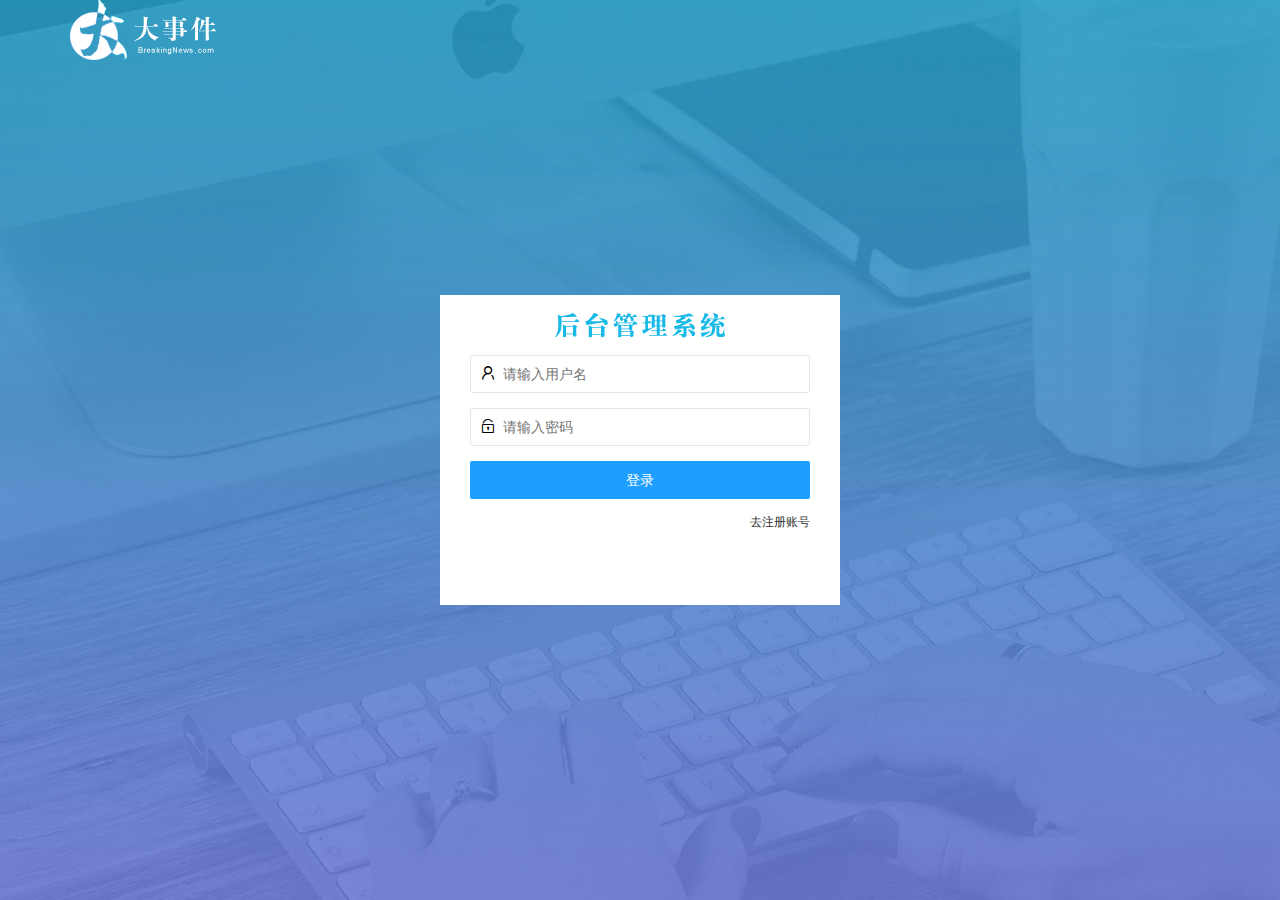
<file: login.html>
<!DOCTYPE html>
<html lang="en">

<head>
    <meta charset="UTF-8">
    <meta http-equiv="X-UA-Compatible" content="IE=edge">
    <meta name="viewport" content="width=device-width, initial-scale=1.0">
    <title>Document</title>
    <!-- 导入 LayUI 样式 -->
    <link rel="stylesheet" href="/assets/lib/layui/css/layui.css" />
    <!-- 导入自定义样式 -->
    <link rel="stylesheet" href="/assets/css/login.css" />
</head>

<body>
    <!--* 头部 logo 区域 -->
    <div class="layui-main">
        <img src="/assets/images/logo.png" alt="" />
    </div>

    <!--* 登录注册区域 -->
    <div class="loginAndRegBox">
        <!-- 登录标题 -->
        <div class="title-box"></div>
        <!--! 登录 -->
        <div class="login-box">
            <!-- 登录的表单 -->
            <form class="layui-form" id="form_login">

                <!-- 用户名 -->
                <div class="layui-form-item">
                    <i class="layui-icon layui-icon-username"></i>
                    <input type="text" name="username" required lay-verify="required" placeholder="请输入用户名"
                        autocomplete="off" class="layui-input" />
                </div>

                <!-- 密码 -->
                <div class="layui-form-item">
                    <i class="layui-icon layui-icon-password"></i>
                    <input type="password" name="password" required lay-verify="required|pwd" placeholder="请输入密码"
                        autocomplete="off" class="layui-input" />
                </div>

                <!-- 登录按钮 -->
                <div class="layui-form-item">
                    <!-- 注意：表单提交按钮和普通按钮的区别，就是 lay-submit 属性 -->
                    <button class="layui-btn layui-btn-normal layui-btn-fluid" lay-submit>
                        登录
                    </button>
                </div>
                <div class="layui-form-item link">
                    <a href="javascript:;" id="link_reg">去注册账号</a>
                </div>
            </form>
        </div>
        <!--! 注册 -->
        <div class="reg-box">
            <!-- 注册的表单 -->
            <form class="layui-form" id="form_reg">
                <!-- 用户名 -->
                <div class="layui-form-item">
                    <i class="layui-icon layui-icon-username"></i>
                    <input type="text" name="username" required lay-verify="required" placeholder="请输入用户名"
                        autocomplete="off" class="layui-input" />
                </div>

                <!-- 密码 -->
                <div class="layui-form-item">
                    <i class="layui-icon layui-icon-password"></i>
                    <input type="password" name="password" required lay-verify="required|pwd" placeholder="请输入密码"
                        autocomplete="off" class="layui-input" />
                </div>

                <!-- 确认密码 -->
                <div class="layui-form-item">
                    <i class="layui-icon layui-icon-password"></i>
                    <input type="password" name="repassword" required lay-verify="required|pwd|repwd" placeholder="再次确认密码"
                        autocomplete="off" class="layui-input" />
                </div>

                <!-- 注册按钮 -->
                <div class="layui-form-item">
                    <!-- 注意：表单提交按钮和普通按钮的区别，就是 lay-submit 属性 -->
                    <button class="layui-btn layui-btn-normal layui-btn-fluid" lay-submit>
                        注册
                    </button>
                </div>
                <div class="layui-form-item link">
                    <a href="javascript:;" id="link_login">去登录</a>
                </div>
            </form>
        </div>
    </div>

    
    <!-- 导入layui样式 -->
    <script src="./assets/lib/layui/layui.all.js"></script>
    <!-- 导入jquery样式 -->
    <script src="/assets/lib/jquery.js"></script>
    <!-- 引入处理请求根路径的js样式 -->
    <script src="/assets/js/baseAPI.js"></script>
    <!-- 导入js样式 -->
    <script src="./assets/js/login.js"></script>
</body>

</html>
</file>
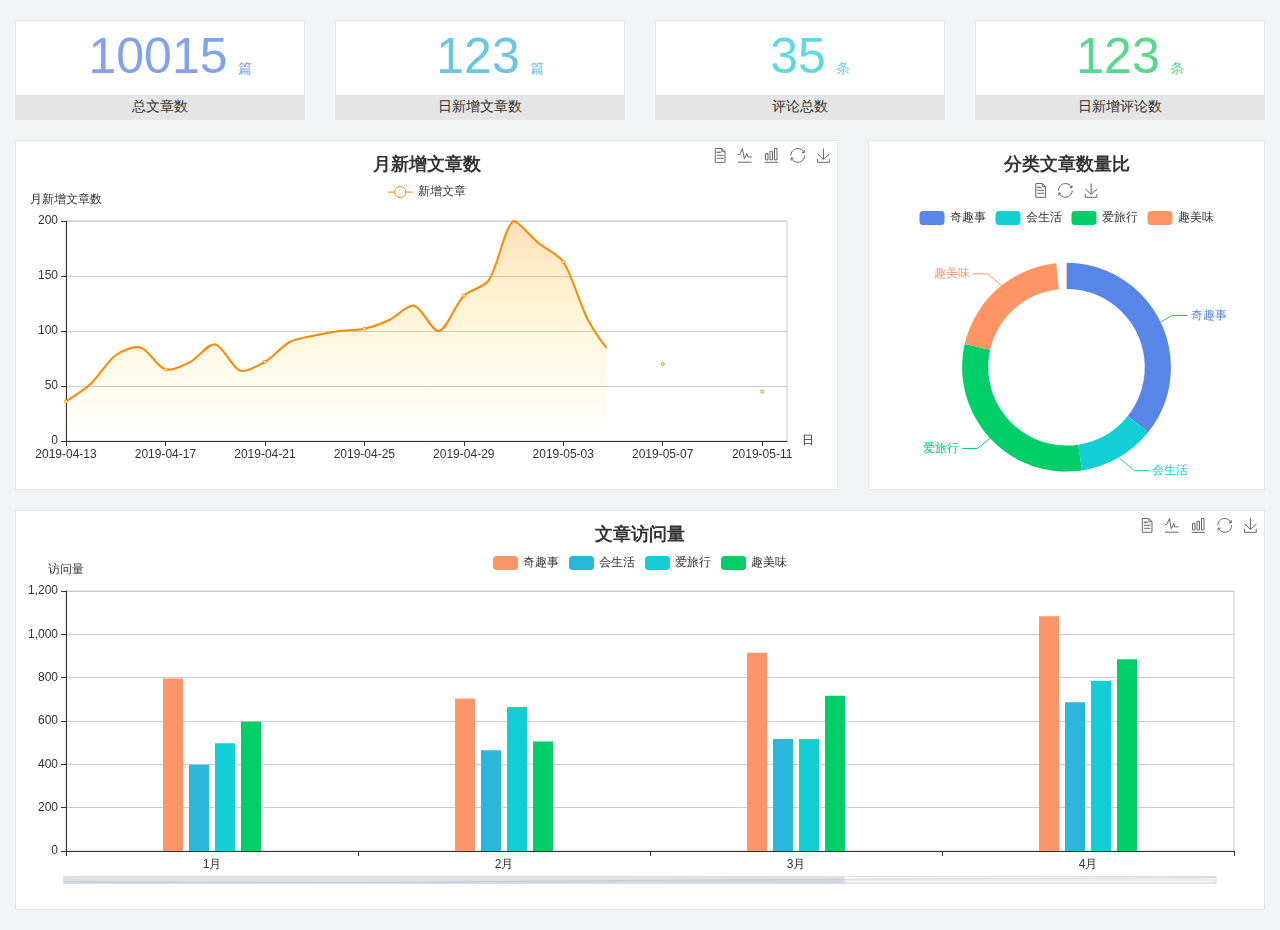
<file: home/dashboard.html>
<!DOCTYPE html>
<html lang="en">

<head>
  <meta charset="UTF-8">
  <meta name="viewport" content="width=device-width, initial-scale=1.0">
  <meta http-equiv="X-UA-Compatible" content="ie=edge">
  <title>图表统计</title>
  <link rel="stylesheet" href="../../assets/lib/bootstrap.css" />
  <link rel="stylesheet" href="../../assets/lib/main.css" />
  <script src="../../assets/lib/jquery.js"></script>
  <script type="text/javascript" src="../../assets/lib/echarts.min.js"></script>
</head>

<body>
  <div class="container-fluid">
    <div class="row spannel_list">
      <div class="col-sm-3 col-xs-6">
        <div class="spannel">
          <em>10015</em><span>篇</span>
          <b>总文章数</b>
        </div>
      </div>
      <div class="col-sm-3 col-xs-6">
        <div class="spannel scolor01">
          <em>123</em><span>篇</span>
          <b>日新增文章数</b>
        </div>
      </div>
      <div class="col-sm-3 col-xs-6">
        <div class="spannel scolor02">
          <em>35</em><span>条</span>
          <b>评论总数</b>
        </div>
      </div>
      <div class="col-sm-3 col-xs-6">
        <div class="spannel scolor03">
          <em>123</em><span>条</span>
          <b>日新增评论数</b>
        </div>
      </div>
    </div>
  </div>

  <div class="container-fluid">
    <div class="row curve-pie">
      <div class="col-lg-8 col-md-8">
        <div class="gragh_pannel" id="curve_show"></div>
      </div>
      <div class="col-lg-4 col-md-4">
        <div class="gragh_pannel" id="pie_show"></div>
      </div>
    </div>
  </div>

  <div class="container-fluid">
    <div class="column_pannel" id="column_show"></div>
  </div>

  <script>
    var oChart = echarts.init(document.getElementById('curve_show'));
    var aList_all = [
      { 'count': 36, 'date': '2019-04-13' },
      { 'count': 52, 'date': '2019-04-14' },
      { 'count': 78, 'date': '2019-04-15' },
      { 'count': 85, 'date': '2019-04-16' },
      { 'count': 65, 'date': '2019-04-17' },
      { 'count': 72, 'date': '2019-04-18' },
      { 'count': 88, 'date': '2019-04-19' },
      { 'count': 64, 'date': '2019-04-20' },
      { 'count': 72, 'date': '2019-04-21' },
      { 'count': 90, 'date': '2019-04-22' },
      { 'count': 96, 'date': '2019-04-23' },
      { 'count': 100, 'date': '2019-04-24' },
      { 'count': 102, 'date': '2019-04-25' },
      { 'count': 110, 'date': '2019-04-26' },
      { 'count': 123, 'date': '2019-04-27' },
      { 'count': 100, 'date': '2019-04-28' },
      { 'count': 132, 'date': '2019-04-29' },
      { 'count': 146, 'date': '2019-04-30' },
      { 'count': 200, 'date': '2019-05-01' },
      { 'count': 180, 'date': '2019-05-02' },
      { 'count': 163, 'date': '2019-05-03' },
      { 'count': 110, 'date': '2019-05-04' },
      { 'count': 80, 'date': '2019-05-05' },
      { 'count': 82, 'date': '2019-05-06' },
      { 'count': 70, 'date': '2019-05-07' },
      { 'count': 65, 'date': '2019-05-08' },
      { 'count': 54, 'date': '2019-05-09' },
      { 'count': 40, 'date': '2019-05-10' },
      { 'count': 45, 'date': '2019-05-11' },
      { 'count': 38, 'date': '2019-05-12' },
    ];

    let aCount = [];
    let aDate = [];

    for (var i = 0; i < aList_all.length; i++) {
      aCount.push(aList_all[i].count);
      aDate.push(aList_all[i].date);
    }

    var chartopt = {
      title: {
        text: '月新增文章数',
        left: 'center',
        top: '10'
      },
      tooltip: {
        trigger: 'axis'
      },
      legend: {
        data: ['新增文章'],
        top: '40'
      },
      toolbox: {
        show: true,
        feature: {
          mark: { show: true },
          dataView: { show: true, readOnly: false },
          magicType: { show: true, type: ['line', 'bar'] },
          restore: { show: true },
          saveAsImage: { show: true }
        }
      },
      calculable: true,
      xAxis: [
        {
          name: '日',
          type: 'category',
          boundaryGap: false,
          data: aDate
        }
      ],
      yAxis: [
        {
          name: '月新增文章数',
          type: 'value'
        }
      ],
      series: [
        {
          name: '新增文章',
          type: 'line',
          smooth: true,
          itemStyle: { normal: { areaStyle: { type: 'default' }, color: '#f80' }, lineStyle: { color: '#f80' } },
          data: aCount
        }],
      areaStyle: {
        normal: {
          color: new echarts.graphic.LinearGradient(0, 0, 0, 1, [{
            offset: 0,
            color: 'rgba(255,136,0,0.39)'
          }, {
            offset: .34,
            color: 'rgba(255,180,0,0.25)'
          }, {
            offset: 1,
            color: 'rgba(255,222,0,0.00)'
          }])

        }
      },
      grid: {
        show: true,
        x: 50,
        x2: 50,
        y: 80,
        height: 220
      }
    };

    oChart.setOption(chartopt);


    var oPie = echarts.init(document.getElementById('pie_show'));
    var oPieopt =
    {
      title: {
        top: 10,
        text: '分类文章数量比',
        x: 'center'
      },
      tooltip: {
        trigger: 'item',
        formatter: "{a} <br/>{b} : {c} ({d}%)"
      },
      color: ['#5885e8', '#13cfd5', '#00ce68', '#ff9565'],
      legend: {
        x: 'center',
        top: 65,
        data: ['奇趣事', '会生活', '爱旅行', '趣美味']
      },
      toolbox: {
        show: true,
        x: 'center',
        top: 35,
        feature: {
          mark: { show: true },
          dataView: { show: true, readOnly: false },
          magicType: {
            show: true,
            type: ['pie', 'funnel'],
            option: {
              funnel: {
                x: '25%',
                width: '50%',
                funnelAlign: 'left',
                max: 1548
              }
            }
          },
          restore: { show: true },
          saveAsImage: { show: true }
        }
      },
      calculable: true,
      series: [
        {
          name: '访问来源',
          type: 'pie',
          radius: ['45%', '60%'],
          center: ['50%', '65%'],
          data: [
            { value: 300, name: '奇趣事' },
            { value: 100, name: '会生活' },
            { value: 260, name: '爱旅行' },
            { value: 180, name: '趣美味' }
          ]
        }
      ]
    };
    oPie.setOption(oPieopt);



    var oColumn = this.echarts.init(document.getElementById('column_show'));
    var oColumnopt =
    {
      title: {
        text: '文章访问量',
        left: 'center',
        top: '10'
      },
      tooltip: {
        trigger: 'axis'
      },
      legend: {
        data: ['奇趣事', '会生活', '爱旅行', '趣美味'],
        top: '40'
      },
      toolbox: {
        show: true,
        feature: {
          mark: { show: true },
          dataView: { show: true, readOnly: false },
          magicType: { show: true, type: ['line', 'bar'] },
          restore: { show: true },
          saveAsImage: { show: true }
        }
      },
      calculable: true,
      xAxis: [
        {
          type: 'category',
          data: ['1月', '2月', '3月', '4月', '5月']
        }
      ],
      yAxis: [
        {
          name: '访问量',
          type: 'value'
        }
      ],
      series: [
        {
          name: '奇趣事',
          type: 'bar',
          barWidth: 20,
          itemStyle: {
            normal: { areaStyle: { type: 'default' }, color: '#fd956a' }
          },
          data: [800, 708, 920, 1090, 1200]
        },
        {
          name: '会生活',
          type: 'bar',
          barWidth: 20,
          itemStyle: {
            normal: { areaStyle: { type: 'default' }, color: '#2bb6db' }
          },
          data: [400, 468, 520, 690, 800]
        },
        {
          name: '爱旅行',
          type: 'bar',
          barWidth: 20,
          itemStyle: {
            normal: { areaStyle: { type: 'default' }, color: '#13cfd5' }
          },
          data: [500, 668, 520, 790, 900]
        },
        {
          name: '趣美味',
          type: 'bar',
          barWidth: 20,
          itemStyle: {
            normal: { areaStyle: { type: 'default' }, color: '#00ce68' }
          },
          data: [600, 508, 720, 890, 1000]
        }
      ],
      grid: {
        show: true,
        x: 50,
        x2: 30,
        y: 80,
        height: 260
      },
      dataZoom: [//给x轴设置滚动条
        {
          start: 0,//默认为0
          end: 100 - 1000 / 31,//默认为100
          type: 'slider',
          show: true,
          xAxisIndex: [0],
          handleSize: 0,//滑动条的 左右2个滑动条的大小
          height: 8,//组件高度
          left: 45, //左边的距离
          right: 50,//右边的距离
          bottom: 26,//右边的距离
          handleColor: '#ddd',//h滑动图标的颜色
          handleStyle: {
            borderColor: "#cacaca",
            borderWidth: "1",
            shadowBlur: 2,
            background: "#ddd",
            shadowColor: "#ddd",
          }
        }]
    };
    oColumn.setOption(oColumnopt);
  </script>
</body>

</html>
</file>
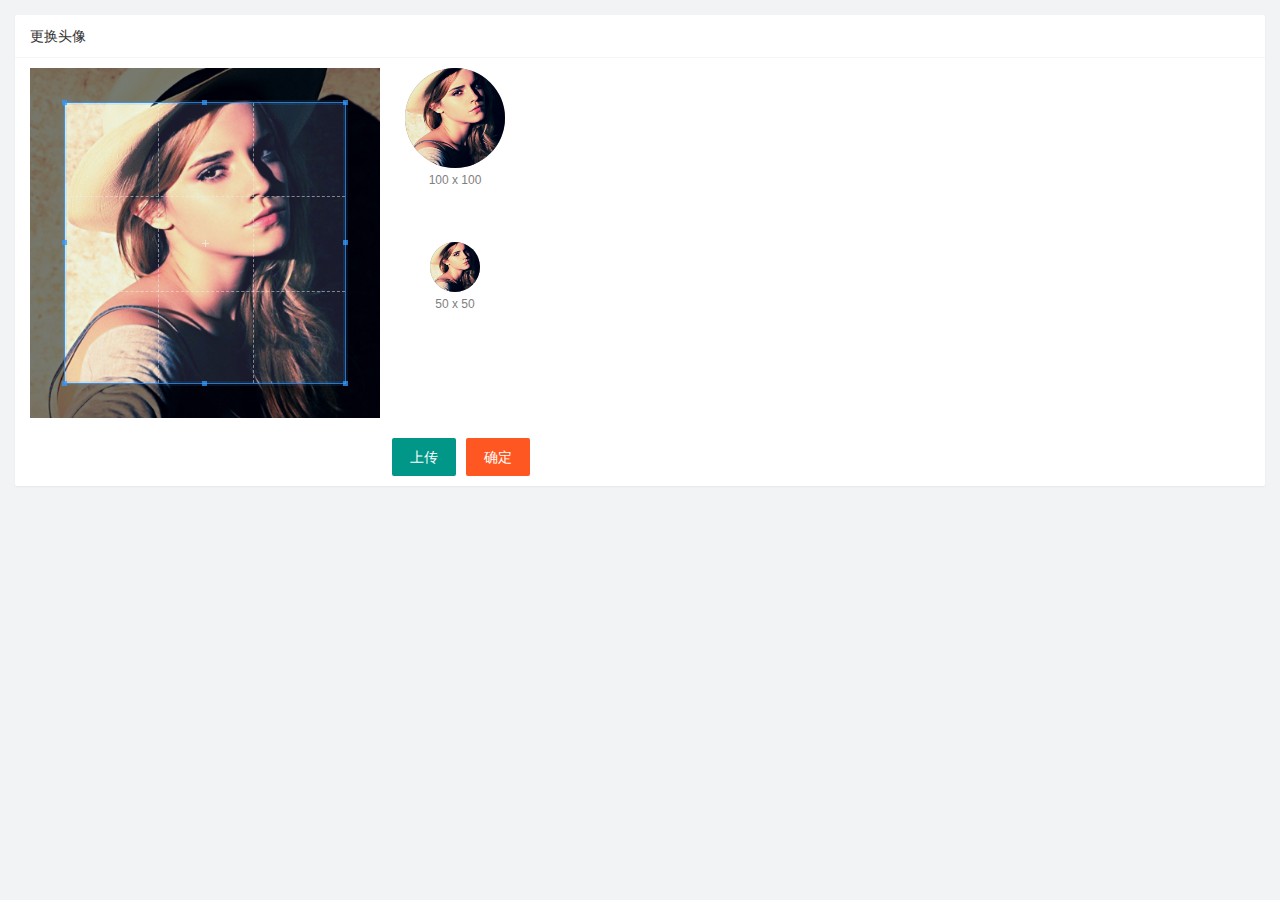
<file: user/user_avatar.html>
<!DOCTYPE html>
<html lang="en">

<head>
    <meta charset="UTF-8">
    <meta http-equiv="X-UA-Compatible" content="IE=edge">
    <meta name="viewport" content="width=device-width, initial-scale=1.0">
    <title>Document</title>
    <!-- 导入layui -->
    <link rel="stylesheet" href="/assets/lib/layui/css/layui.css">
    <!-- 裁切插件cropper -->
    <link rel="stylesheet" href="/assets/lib/cropper/cropper.css" />
    <!-- 导入自己的css文件 -->
    <link rel="stylesheet" href="/assets/css/uesr/user_avatar.css">
</head>

<body>
    <div class="layui-card">
        <div class="layui-card-header">更换头像</div>
        <div class="layui-card-body">
            <!-- 第一行的图片裁剪和预览区域 -->
            <div class="row1">
                <!-- 图片裁剪区域 -->
                <div class="cropper-box">
                    <!-- 这个 img 标签很重要，将来会把它初始化为裁剪区域 -->
                    <img id="image" src="/assets/images/sample.jpg" />
                </div>
                <!-- 图片的预览区域 -->
                <div class="preview-box">
                    <div>
                        <!-- 宽高为 100px 的预览区域 -->
                        <div class="img-preview w100"></div>
                        <p class="size">100 x 100</p>
                    </div>
                    <div>
                        <!-- 宽高为 50px 的预览区域 -->
                        <div class="img-preview w50"></div>
                        <p class="size">50 x 50</p>
                    </div>
                </div>
            </div>
            <!-- 第二行的按钮区域 -->
            <div class="row2">
                <input type="file" id="file" accept="image/png,image/jpeg" />
                <button type="button" class="layui-btn" id="btnChooseImage">上传</button>
                <button type="button" class="layui-btn layui-btn-danger" id="btnUpload">确定</button>
            </div>
        </div>
    </div>

    <script src="/assets/lib/jquery.js"></script>
    <script src="/assets/lib/layui/layui.all.js"></script>
    <script src="/assets/js/baseAPI.js"></script>
    <script src="/assets/lib/cropper/Cropper.js"></script>
    <script src="/assets/lib/cropper/jquery-cropper.js"></script>
    <script src="/assets/js/user/user_avatar.js"></script>
</body>

</html>
</file>
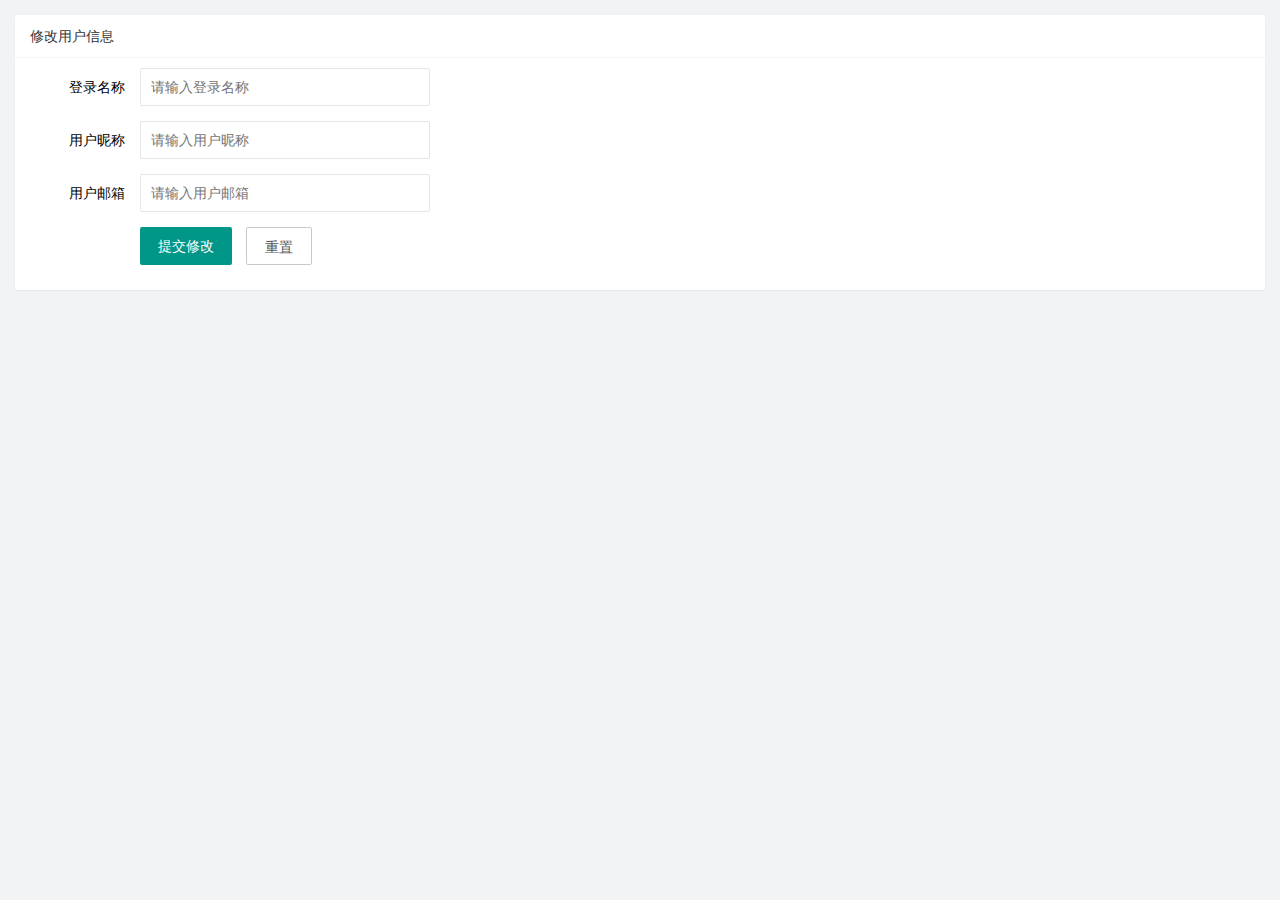
<file: user/user_info.html>
<!DOCTYPE html>
<html lang="en">

<head>
    <meta charset="UTF-8">
    <meta http-equiv="X-UA-Compatible" content="IE=edge">
    <meta name="viewport" content="width=device-width, initial-scale=1.0">
    <title>Document</title>
</head>
<!-- 导入layui的CSS样式 -->
<link rel="stylesheet" href="../assets/lib/layui/css/layui.css">
<!-- 导入自己的css样式 -->
<link rel="stylesheet" href="../assets/css/uesr/user_info.css">

<body>
    <!-- 卡片区域 -->
    <div class="layui-card">
        <div class="layui-card-header">修改用户信息</div>
        <div class="layui-card-body">
            <!-- form表单区域 -->
            <form class="layui-form" action="" lay-filter="formUserInfo">
                <!-- 隐藏域 -->
                <input type="hidden" name="id">

                <div class="layui-form-item">
                    <label class="layui-form-label">登录名称</label>
                    <div class="layui-input-block">
                        <input type="text" name="username" required readonly lay-verify="required" placeholder="请输入登录名称"
                            autocomplete="off" class="layui-input" />
                    </div>
                </div>

                <div class="layui-form-item">
                    <label class="layui-form-label">用户昵称</label>
                    <div class="layui-input-block">
                        <input type="text" name="nickname" required lay-verify="required|nickname" placeholder="请输入用户昵称"
                            autocomplete="off" class="layui-input" />
                    </div>
                </div>

                <div class="layui-form-item">
                    <label class="layui-form-label">用户邮箱</label>
                    <div class="layui-input-block">
                        <input type="text" name="email" required lay-verify="required|email" placeholder="请输入用户邮箱"
                            autocomplete="off" class="layui-input" />
                    </div>
                </div>
                <div class="layui-form-item">
                    <div class="layui-input-block">
                        <button class="layui-btn" lay-submit lay-filter="formDemo">提交修改</button>
                        <button type="reset" class="layui-btn layui-btn-primary" id="btnReset">重置</button>
                    </div>
                </div>
            </form>
        </div>
    </div>

    <!-- 导入Js代码 -->
    <script src="/assets/lib/layui/layui.all.js"></script>
    <script src="/assets/lib/jquery.js"></script>
    <script src="/assets/js/baseAPI.js"></script>
    <script src="/assets/js/user/user_info.js"></script>
</body>

</html>
</file>
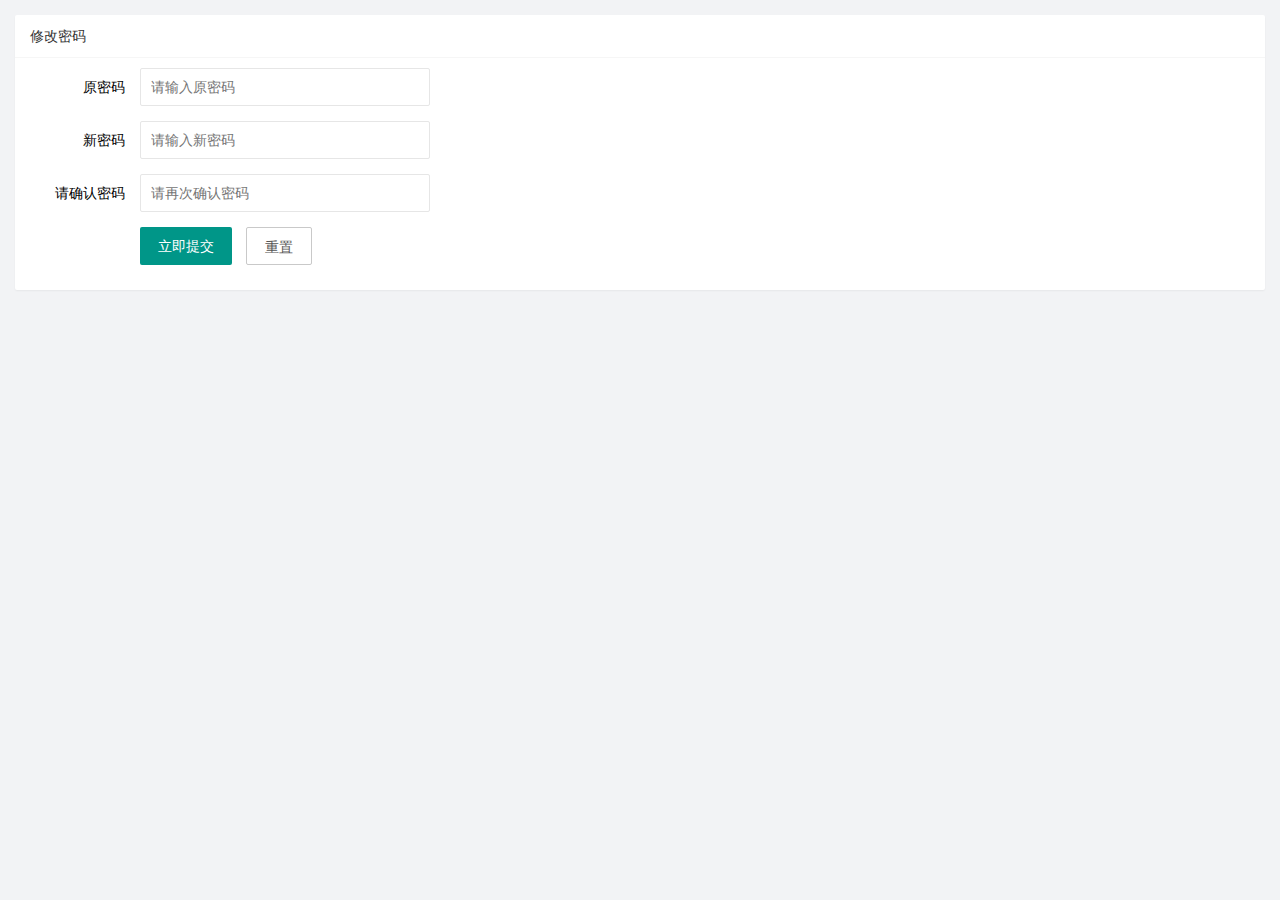
<file: user/user_pwd.html>
<!DOCTYPE html>
<html lang="en">

<head>
    <meta charset="UTF-8">
    <meta http-equiv="X-UA-Compatible" content="IE=edge">
    <meta name="viewport" content="width=device-width, initial-scale=1.0">
    <title>Document</title>
    <!-- 导入layui的CSS样式 -->
    <link rel="stylesheet" href="../assets/lib/layui/css/layui.css">
    <!-- 导入自己的css样式 -->
    <link rel="stylesheet" href="../assets/css/uesr/user_pwd.css">
</head>

<body>
    <div class="layui-card">
        <div class="layui-card-header">修改密码</div>
        <div class="layui-card-body">
            <form class="layui-form" action="">
                <div class="layui-form-item">
                    <label class="layui-form-label">原密码</label>
                    <div class="layui-input-block">
                        <input type="password" name="oldPwd" required lay-verify="required|pwd" placeholder="请输入原密码"
                            autocomplete="off" class="layui-input" />
                    </div>
                </div>
                <div class="layui-form-item">
                    <label class="layui-form-label">新密码</label>
                    <div class="layui-input-block">
                        <input type="password" name="newPwd" required lay-verify="required|pwd|samePwd" placeholder="请输入新密码"
                            autocomplete="off" class="layui-input" />
                    </div>
                </div>
                <div class="layui-form-item">
                    <label class="layui-form-label">请确认密码</label>
                    <div class="layui-input-block">
                        <input type="password" name="rePwd" required lay-verify="required|pwd|rePwd" placeholder="请再次确认密码"
                            autocomplete="off" class="layui-input" />
                    </div>
                </div>
                <div class="layui-form-item">
                    <div class="layui-input-block">
                        <button class="layui-btn" lay-submit lay-filter="formDemo">
                            立即提交
                        </button>
                        <button type="reset" class="layui-btn layui-btn-primary">
                            重置
                        </button>
                    </div>
                </div>
            </form>
        </div>
    </div>

    <!-- 导入 layui 的 js -->
    <script src="/assets/lib/layui/layui.all.js"></script>
    <!-- 导入 jQuery -->
    <script src="/assets/lib/jquery.js"></script>
    <!-- 导入 baseAPI -->
    <script src="/assets/js/baseAPI.js"></script>
    <!-- 导入自己的 js -->
    <script src="/assets/js/user/user_pwd.js"></script>
</body>

</html>
</file>
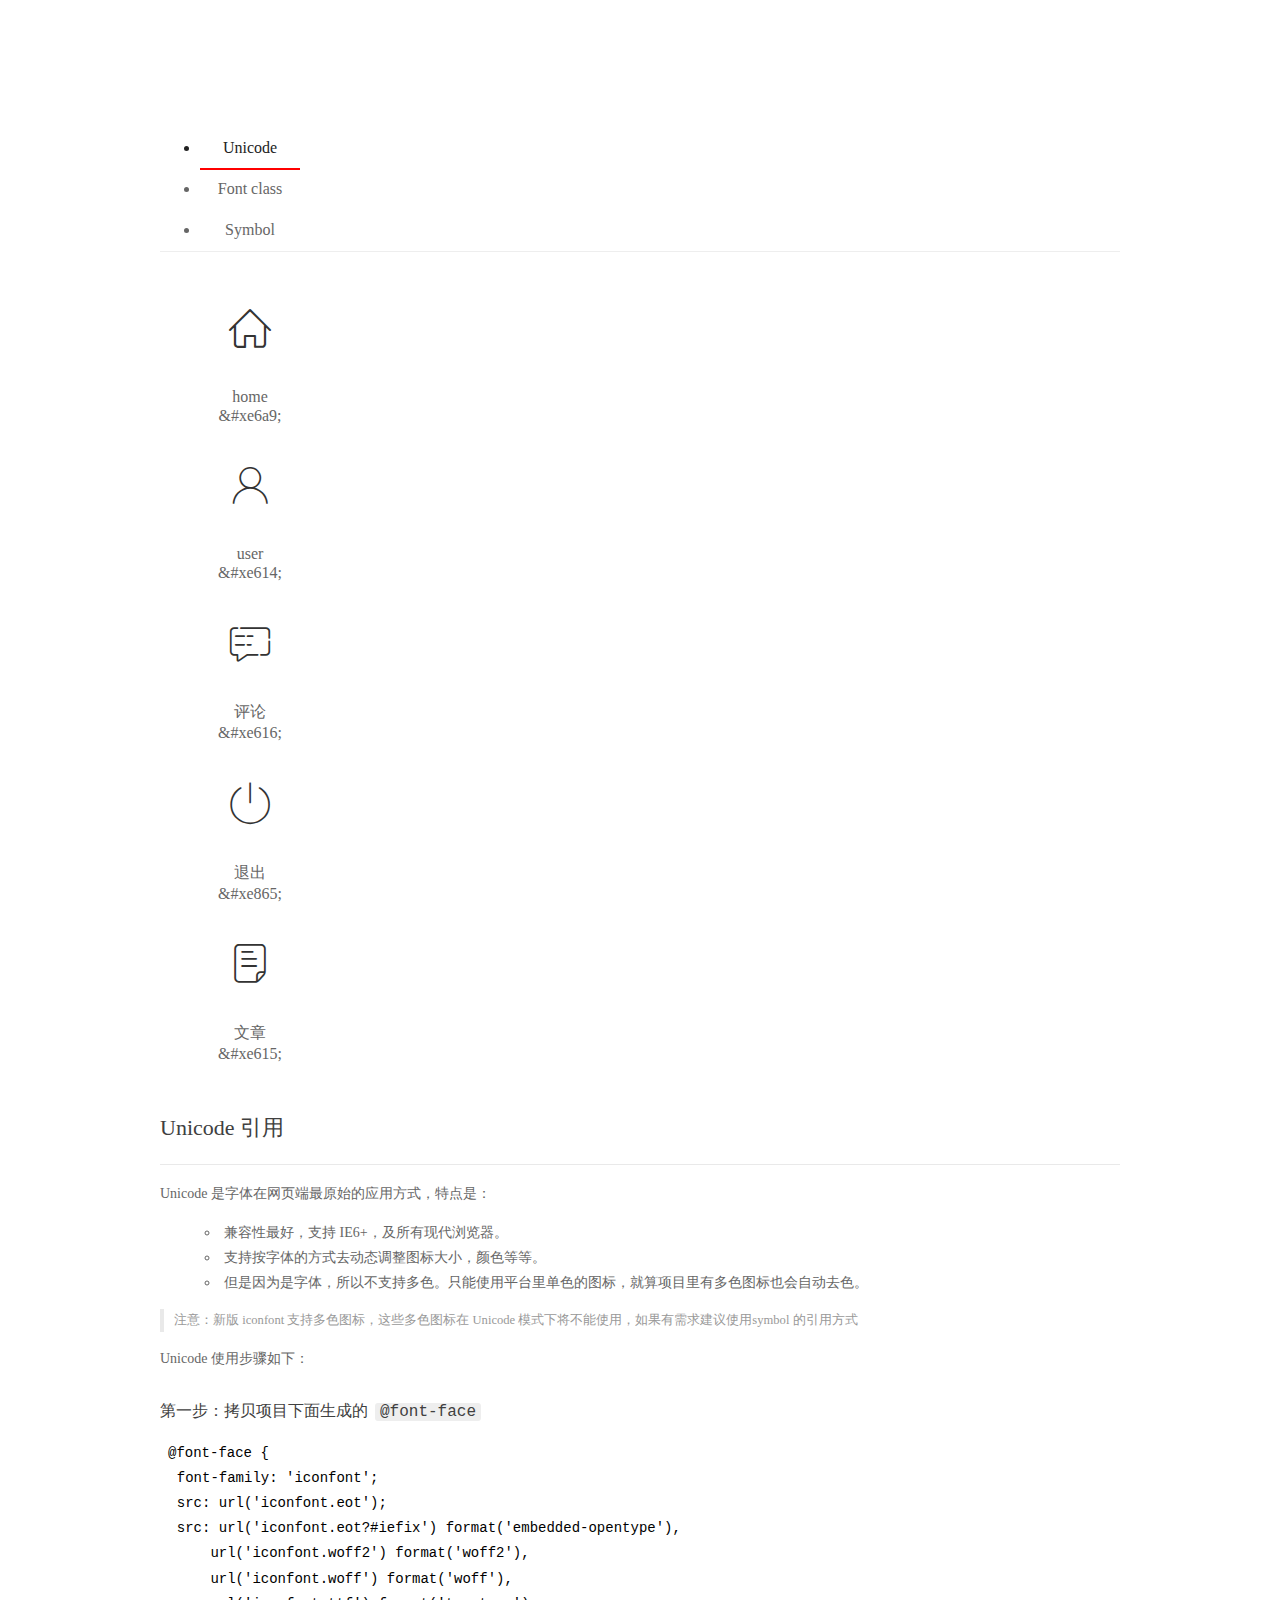
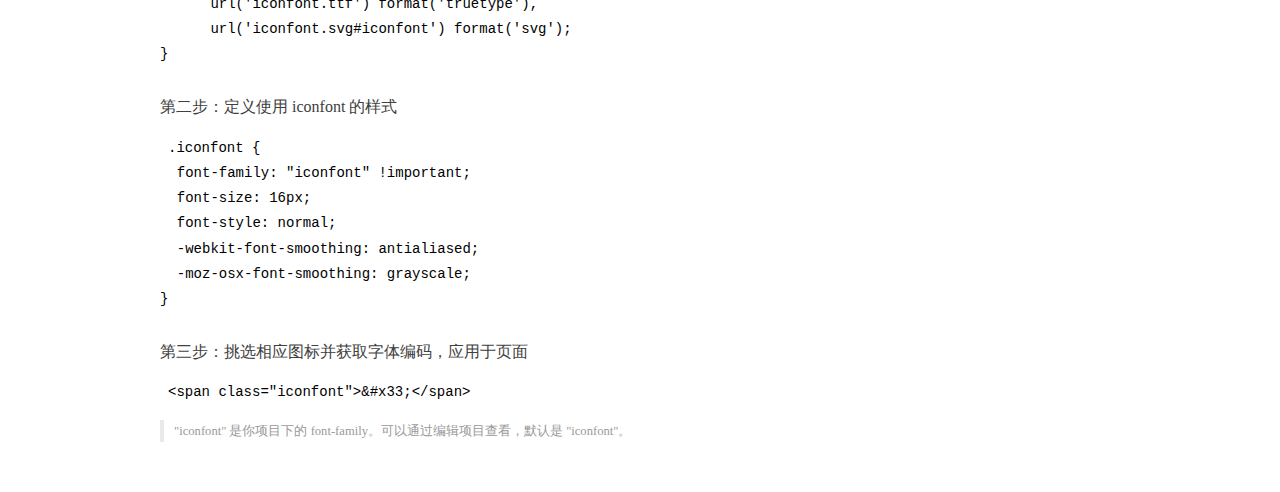
<file: assets/fonts/demo_index.html>
<!DOCTYPE html>
<html>
<head>
  <meta charset="utf-8"/>
  <title>IconFont Demo</title>
  <link rel="shortcut icon" href="https://gtms04.alicdn.com/tps/i4/TB1_oz6GVXXXXaFXpXXJDFnIXXX-64-64.ico" type="image/x-icon"/>
  <link rel="stylesheet" href="https://g.alicdn.com/thx/cube/1.3.2/cube.min.css">
  <link rel="stylesheet" href="demo.css">
  <link rel="stylesheet" href="iconfont.css">
  <script src="iconfont.js"></script>
  <!-- jQuery -->
  <script src="https://a1.alicdn.com/oss/uploads/2018/12/26/7bfddb60-08e8-11e9-9b04-53e73bb6408b.js"></script>
  <!-- 代码高亮 -->
  <script src="https://a1.alicdn.com/oss/uploads/2018/12/26/a3f714d0-08e6-11e9-8a15-ebf944d7534c.js"></script>
</head>
<body>
  <div class="main">
    <h1 class="logo"><a href="https://www.iconfont.cn/" title="iconfont 首页" target="_blank">&#xe86b;</a></h1>
    <div class="nav-tabs">
      <ul id="tabs" class="dib-box">
        <li class="dib active"><span>Unicode</span></li>
        <li class="dib"><span>Font class</span></li>
        <li class="dib"><span>Symbol</span></li>
      </ul>
      
    </div>
    <div class="tab-container">
      <div class="content unicode" style="display: block;">
          <ul class="icon_lists dib-box">
          
            <li class="dib">
              <span class="icon iconfont">&#xe6a9;</span>
                <div class="name">home</div>
                <div class="code-name">&amp;#xe6a9;</div>
              </li>
          
            <li class="dib">
              <span class="icon iconfont">&#xe614;</span>
                <div class="name">user</div>
                <div class="code-name">&amp;#xe614;</div>
              </li>
          
            <li class="dib">
              <span class="icon iconfont">&#xe616;</span>
                <div class="name">评论</div>
                <div class="code-name">&amp;#xe616;</div>
              </li>
          
            <li class="dib">
              <span class="icon iconfont">&#xe865;</span>
                <div class="name">退出</div>
                <div class="code-name">&amp;#xe865;</div>
              </li>
          
            <li class="dib">
              <span class="icon iconfont">&#xe615;</span>
                <div class="name">文章</div>
                <div class="code-name">&amp;#xe615;</div>
              </li>
          
          </ul>
          <div class="article markdown">
          <h2 id="unicode-">Unicode 引用</h2>
          <hr>

          <p>Unicode 是字体在网页端最原始的应用方式，特点是：</p>
          <ul>
            <li>兼容性最好，支持 IE6+，及所有现代浏览器。</li>
            <li>支持按字体的方式去动态调整图标大小，颜色等等。</li>
            <li>但是因为是字体，所以不支持多色。只能使用平台里单色的图标，就算项目里有多色图标也会自动去色。</li>
          </ul>
          <blockquote>
            <p>注意：新版 iconfont 支持多色图标，这些多色图标在 Unicode 模式下将不能使用，如果有需求建议使用symbol 的引用方式</p>
          </blockquote>
          <p>Unicode 使用步骤如下：</p>
          <h3 id="-font-face">第一步：拷贝项目下面生成的 <code>@font-face</code></h3>
<pre><code class="language-css"
>@font-face {
  font-family: 'iconfont';
  src: url('iconfont.eot');
  src: url('iconfont.eot?#iefix') format('embedded-opentype'),
      url('iconfont.woff2') format('woff2'),
      url('iconfont.woff') format('woff'),
      url('iconfont.ttf') format('truetype'),
      url('iconfont.svg#iconfont') format('svg');
}
</code></pre>
          <h3 id="-iconfont-">第二步：定义使用 iconfont 的样式</h3>
<pre><code class="language-css"
>.iconfont {
  font-family: "iconfont" !important;
  font-size: 16px;
  font-style: normal;
  -webkit-font-smoothing: antialiased;
  -moz-osx-font-smoothing: grayscale;
}
</code></pre>
          <h3 id="-">第三步：挑选相应图标并获取字体编码，应用于页面</h3>
<pre>
<code class="language-html"
>&lt;span class="iconfont"&gt;&amp;#x33;&lt;/span&gt;
</code></pre>
          <blockquote>
            <p>"iconfont" 是你项目下的 font-family。可以通过编辑项目查看，默认是 "iconfont"。</p>
          </blockquote>
          </div>
      </div>
      <div class="content font-class">
        <ul class="icon_lists dib-box">
          
          <li class="dib">
            <span class="icon iconfont icon-home"></span>
            <div class="name">
              home
            </div>
            <div class="code-name">.icon-home
            </div>
          </li>
          
          <li class="dib">
            <span class="icon iconfont icon-user"></span>
            <div class="name">
              user
            </div>
            <div class="code-name">.icon-user
            </div>
          </li>
          
          <li class="dib">
            <span class="icon iconfont icon-pinglun"></span>
            <div class="name">
              评论
            </div>
            <div class="code-name">.icon-pinglun
            </div>
          </li>
          
          <li class="dib">
            <span class="icon iconfont icon-tuichu"></span>
            <div class="name">
              退出
            </div>
            <div class="code-name">.icon-tuichu
            </div>
          </li>
          
          <li class="dib">
            <span class="icon iconfont icon-16"></span>
            <div class="name">
              文章
            </div>
            <div class="code-name">.icon-16
            </div>
          </li>
          
        </ul>
        <div class="article markdown">
        <h2 id="font-class-">font-class 引用</h2>
        <hr>

        <p>font-class 是 Unicode 使用方式的一种变种，主要是解决 Unicode 书写不直观，语意不明确的问题。</p>
        <p>与 Unicode 使用方式相比，具有如下特点：</p>
        <ul>
          <li>兼容性良好，支持 IE8+，及所有现代浏览器。</li>
          <li>相比于 Unicode 语意明确，书写更直观。可以很容易分辨这个 icon 是什么。</li>
          <li>因为使用 class 来定义图标，所以当要替换图标时，只需要修改 class 里面的 Unicode 引用。</li>
          <li>不过因为本质上还是使用的字体，所以多色图标还是不支持的。</li>
        </ul>
        <p>使用步骤如下：</p>
        <h3 id="-fontclass-">第一步：引入项目下面生成的 fontclass 代码：</h3>
<pre><code class="language-html">&lt;link rel="stylesheet" href="./iconfont.css"&gt;
</code></pre>
        <h3 id="-">第二步：挑选相应图标并获取类名，应用于页面：</h3>
<pre><code class="language-html">&lt;span class="iconfont icon-xxx"&gt;&lt;/span&gt;
</code></pre>
        <blockquote>
          <p>"
            iconfont" 是你项目下的 font-family。可以通过编辑项目查看，默认是 "iconfont"。</p>
        </blockquote>
      </div>
      </div>
      <div class="content symbol">
          <ul class="icon_lists dib-box">
          
            <li class="dib">
                <svg class="icon svg-icon" aria-hidden="true">
                  <use xlink:href="#icon-home"></use>
                </svg>
                <div class="name">home</div>
                <div class="code-name">#icon-home</div>
            </li>
          
            <li class="dib">
                <svg class="icon svg-icon" aria-hidden="true">
                  <use xlink:href="#icon-user"></use>
                </svg>
                <div class="name">user</div>
                <div class="code-name">#icon-user</div>
            </li>
          
            <li class="dib">
                <svg class="icon svg-icon" aria-hidden="true">
                  <use xlink:href="#icon-pinglun"></use>
                </svg>
                <div class="name">评论</div>
                <div class="code-name">#icon-pinglun</div>
            </li>
          
            <li class="dib">
                <svg class="icon svg-icon" aria-hidden="true">
                  <use xlink:href="#icon-tuichu"></use>
                </svg>
                <div class="name">退出</div>
                <div class="code-name">#icon-tuichu</div>
            </li>
          
            <li class="dib">
                <svg class="icon svg-icon" aria-hidden="true">
                  <use xlink:href="#icon-16"></use>
                </svg>
                <div class="name">文章</div>
                <div class="code-name">#icon-16</div>
            </li>
          
          </ul>
          <div class="article markdown">
          <h2 id="symbol-">Symbol 引用</h2>
          <hr>

          <p>这是一种全新的使用方式，应该说这才是未来的主流，也是平台目前推荐的用法。相关介绍可以参考这篇<a href="">文章</a>
            这种用法其实是做了一个 SVG 的集合，与另外两种相比具有如下特点：</p>
          <ul>
            <li>支持多色图标了，不再受单色限制。</li>
            <li>通过一些技巧，支持像字体那样，通过 <code>font-size</code>, <code>color</code> 来调整样式。</li>
            <li>兼容性较差，支持 IE9+，及现代浏览器。</li>
            <li>浏览器渲染 SVG 的性能一般，还不如 png。</li>
          </ul>
          <p>使用步骤如下：</p>
          <h3 id="-symbol-">第一步：引入项目下面生成的 symbol 代码：</h3>
<pre><code class="language-html">&lt;script src="./iconfont.js"&gt;&lt;/script&gt;
</code></pre>
          <h3 id="-css-">第二步：加入通用 CSS 代码（引入一次就行）：</h3>
<pre><code class="language-html">&lt;style&gt;
.icon {
  width: 1em;
  height: 1em;
  vertical-align: -0.15em;
  fill: currentColor;
  overflow: hidden;
}
&lt;/style&gt;
</code></pre>
          <h3 id="-">第三步：挑选相应图标并获取类名，应用于页面：</h3>
<pre><code class="language-html">&lt;svg class="icon" aria-hidden="true"&gt;
  &lt;use xlink:href="#icon-xxx"&gt;&lt;/use&gt;
&lt;/svg&gt;
</code></pre>
          </div>
      </div>

    </div>
  </div>
  <script>
  $(document).ready(function () {
      $('.tab-container .content:first').show()

      $('#tabs li').click(function (e) {
        var tabContent = $('.tab-container .content')
        var index = $(this).index()

        if ($(this).hasClass('active')) {
          return
        } else {
          $('#tabs li').removeClass('active')
          $(this).addClass('active')

          tabContent.hide().eq(index).fadeIn()
        }
      })
    })
  </script>
</body>
</html>
</file>
<file: assets/lib/layui/css/layui.css>
/** layui-v2.5.5 MIT License By https://www.layui.com */
 .layui-inline,img{display:inline-block;vertical-align:middle}h1,h2,h3,h4,h5,h6{font-weight:400}.layui-edge,.layui-header,.layui-inline,.layui-main{position:relative}.layui-body,.layui-edge,.layui-elip{overflow:hidden}.layui-btn,.layui-edge,.layui-inline,img{vertical-align:middle}.layui-btn,.layui-disabled,.layui-icon,.layui-unselect{-moz-user-select:none;-webkit-user-select:none;-ms-user-select:none}.layui-elip,.layui-form-checkbox span,.layui-form-pane .layui-form-label{text-overflow:ellipsis;white-space:nowrap}.layui-breadcrumb,.layui-tree-btnGroup{visibility:hidden}blockquote,body,button,dd,div,dl,dt,form,h1,h2,h3,h4,h5,h6,input,li,ol,p,pre,td,textarea,th,ul{margin:0;padding:0;-webkit-tap-highlight-color:rgba(0,0,0,0)}a:active,a:hover{outline:0}img{border:none}li{list-style:none}table{border-collapse:collapse;border-spacing:0}h4,h5,h6{font-size:100%}button,input,optgroup,option,select,textarea{font-family:inherit;font-size:inherit;font-style:inherit;font-weight:inherit;outline:0}pre{white-space:pre-wrap;white-space:-moz-pre-wrap;white-space:-pre-wrap;white-space:-o-pre-wrap;word-wrap:break-word}body{line-height:24px;font:14px Helvetica Neue,Helvetica,PingFang SC,Tahoma,Arial,sans-serif}hr{height:1px;margin:10px 0;border:0;clear:both}a{color:#333;text-decoration:none}a:hover{color:#777}a cite{font-style:normal;*cursor:pointer}.layui-border-box,.layui-border-box *{box-sizing:border-box}.layui-box,.layui-box *{box-sizing:content-box}.layui-clear{clear:both;*zoom:1}.layui-clear:after{content:'\20';clear:both;*zoom:1;display:block;height:0}.layui-inline{*display:inline;*zoom:1}.layui-edge{display:inline-block;width:0;height:0;border-width:6px;border-style:dashed;border-color:transparent}.layui-edge-top{top:-4px;border-bottom-color:#999;border-bottom-style:solid}.layui-edge-right{border-left-color:#999;border-left-style:solid}.layui-edge-bottom{top:2px;border-top-color:#999;border-top-style:solid}.layui-edge-left{border-right-color:#999;border-right-style:solid}.layui-disabled,.layui-disabled:hover{color:#d2d2d2!important;cursor:not-allowed!important}.layui-circle{border-radius:100%}.layui-show{display:block!important}.layui-hide{display:none!important}@font-face{font-family:layui-icon;src:url(../font/iconfont.eot?v=250);src:url(../font/iconfont.eot?v=250#iefix) format('embedded-opentype'),url(../font/iconfont.woff2?v=250) format('woff2'),url(../font/iconfont.woff?v=250) format('woff'),url(../font/iconfont.ttf?v=250) format('truetype'),url(../font/iconfont.svg?v=250#layui-icon) format('svg')}.layui-icon{font-family:layui-icon!important;font-size:16px;font-style:normal;-webkit-font-smoothing:antialiased;-moz-osx-font-smoothing:grayscale}.layui-icon-reply-fill:before{content:"\e611"}.layui-icon-set-fill:before{content:"\e614"}.layui-icon-menu-fill:before{content:"\e60f"}.layui-icon-search:before{content:"\e615"}.layui-icon-share:before{content:"\e641"}.layui-icon-set-sm:before{content:"\e620"}.layui-icon-engine:before{content:"\e628"}.layui-icon-close:before{content:"\1006"}.layui-icon-close-fill:before{content:"\1007"}.layui-icon-chart-screen:before{content:"\e629"}.layui-icon-star:before{content:"\e600"}.layui-icon-circle-dot:before{content:"\e617"}.layui-icon-chat:before{content:"\e606"}.layui-icon-release:before{content:"\e609"}.layui-icon-list:before{content:"\e60a"}.layui-icon-chart:before{content:"\e62c"}.layui-icon-ok-circle:before{content:"\1005"}.layui-icon-layim-theme:before{content:"\e61b"}.layui-icon-table:before{content:"\e62d"}.layui-icon-right:before{content:"\e602"}.layui-icon-left:before{content:"\e603"}.layui-icon-cart-simple:before{content:"\e698"}.layui-icon-face-cry:before{content:"\e69c"}.layui-icon-face-smile:before{content:"\e6af"}.layui-icon-survey:before{content:"\e6b2"}.layui-icon-tree:before{content:"\e62e"}.layui-icon-upload-circle:before{content:"\e62f"}.layui-icon-add-circle:before{content:"\e61f"}.layui-icon-download-circle:before{content:"\e601"}.layui-icon-templeate-1:before{content:"\e630"}.layui-icon-util:before{content:"\e631"}.layui-icon-face-surprised:before{content:"\e664"}.layui-icon-edit:before{content:"\e642"}.layui-icon-speaker:before{content:"\e645"}.layui-icon-down:before{content:"\e61a"}.layui-icon-file:before{content:"\e621"}.layui-icon-layouts:before{content:"\e632"}.layui-icon-rate-half:before{content:"\e6c9"}.layui-icon-add-circle-fine:before{content:"\e608"}.layui-icon-prev-circle:before{content:"\e633"}.layui-icon-read:before{content:"\e705"}.layui-icon-404:before{content:"\e61c"}.layui-icon-carousel:before{content:"\e634"}.layui-icon-help:before{content:"\e607"}.layui-icon-code-circle:before{content:"\e635"}.layui-icon-water:before{content:"\e636"}.layui-icon-username:before{content:"\e66f"}.layui-icon-find-fill:before{content:"\e670"}.layui-icon-about:before{content:"\e60b"}.layui-icon-location:before{content:"\e715"}.layui-icon-up:before{content:"\e619"}.layui-icon-pause:before{content:"\e651"}.layui-icon-date:before{content:"\e637"}.layui-icon-layim-uploadfile:before{content:"\e61d"}.layui-icon-delete:before{content:"\e640"}.layui-icon-play:before{content:"\e652"}.layui-icon-top:before{content:"\e604"}.layui-icon-friends:before{content:"\e612"}.layui-icon-refresh-3:before{content:"\e9aa"}.layui-icon-ok:before{content:"\e605"}.layui-icon-layer:before{content:"\e638"}.layui-icon-face-smile-fine:before{content:"\e60c"}.layui-icon-dollar:before{content:"\e659"}.layui-icon-group:before{content:"\e613"}.layui-icon-layim-download:before{content:"\e61e"}.layui-icon-picture-fine:before{content:"\e60d"}.layui-icon-link:before{content:"\e64c"}.layui-icon-diamond:before{content:"\e735"}.layui-icon-log:before{content:"\e60e"}.layui-icon-rate-solid:before{content:"\e67a"}.layui-icon-fonts-del:before{content:"\e64f"}.layui-icon-unlink:before{content:"\e64d"}.layui-icon-fonts-clear:before{content:"\e639"}.layui-icon-triangle-r:before{content:"\e623"}.layui-icon-circle:before{content:"\e63f"}.layui-icon-radio:before{content:"\e643"}.layui-icon-align-center:before{content:"\e647"}.layui-icon-align-right:before{content:"\e648"}.layui-icon-align-left:before{content:"\e649"}.layui-icon-loading-1:before{content:"\e63e"}.layui-icon-return:before{content:"\e65c"}.layui-icon-fonts-strong:before{content:"\e62b"}.layui-icon-upload:before{content:"\e67c"}.layui-icon-dialogue:before{content:"\e63a"}.layui-icon-video:before{content:"\e6ed"}.layui-icon-headset:before{content:"\e6fc"}.layui-icon-cellphone-fine:before{content:"\e63b"}.layui-icon-add-1:before{content:"\e654"}.layui-icon-face-smile-b:before{content:"\e650"}.layui-icon-fonts-html:before{content:"\e64b"}.layui-icon-form:before{content:"\e63c"}.layui-icon-cart:before{content:"\e657"}.layui-icon-camera-fill:before{content:"\e65d"}.layui-icon-tabs:before{content:"\e62a"}.layui-icon-fonts-code:before{content:"\e64e"}.layui-icon-fire:before{content:"\e756"}.layui-icon-set:before{content:"\e716"}.layui-icon-fonts-u:before{content:"\e646"}.layui-icon-triangle-d:before{content:"\e625"}.layui-icon-tips:before{content:"\e702"}.layui-icon-picture:before{content:"\e64a"}.layui-icon-more-vertical:before{content:"\e671"}.layui-icon-flag:before{content:"\e66c"}.layui-icon-loading:before{content:"\e63d"}.layui-icon-fonts-i:before{content:"\e644"}.layui-icon-refresh-1:before{content:"\e666"}.layui-icon-rmb:before{content:"\e65e"}.layui-icon-home:before{content:"\e68e"}.layui-icon-user:before{content:"\e770"}.layui-icon-notice:before{content:"\e667"}.layui-icon-login-weibo:before{content:"\e675"}.layui-icon-voice:before{content:"\e688"}.layui-icon-upload-drag:before{content:"\e681"}.layui-icon-login-qq:before{content:"\e676"}.layui-icon-snowflake:before{content:"\e6b1"}.layui-icon-file-b:before{content:"\e655"}.layui-icon-template:before{content:"\e663"}.layui-icon-auz:before{content:"\e672"}.layui-icon-console:before{content:"\e665"}.layui-icon-app:before{content:"\e653"}.layui-icon-prev:before{content:"\e65a"}.layui-icon-website:before{content:"\e7ae"}.layui-icon-next:before{content:"\e65b"}.layui-icon-component:before{content:"\e857"}.layui-icon-more:before{content:"\e65f"}.layui-icon-login-wechat:before{content:"\e677"}.layui-icon-shrink-right:before{content:"\e668"}.layui-icon-spread-left:before{content:"\e66b"}.layui-icon-camera:before{content:"\e660"}.layui-icon-note:before{content:"\e66e"}.layui-icon-refresh:before{content:"\e669"}.layui-icon-female:before{content:"\e661"}.layui-icon-male:before{content:"\e662"}.layui-icon-password:before{content:"\e673"}.layui-icon-senior:before{content:"\e674"}.layui-icon-theme:before{content:"\e66a"}.layui-icon-tread:before{content:"\e6c5"}.layui-icon-praise:before{content:"\e6c6"}.layui-icon-star-fill:before{content:"\e658"}.layui-icon-rate:before{content:"\e67b"}.layui-icon-template-1:before{content:"\e656"}.layui-icon-vercode:before{content:"\e679"}.layui-icon-cellphone:before{content:"\e678"}.layui-icon-screen-full:before{content:"\e622"}.layui-icon-screen-restore:before{content:"\e758"}.layui-icon-cols:before{content:"\e610"}.layui-icon-export:before{content:"\e67d"}.layui-icon-print:before{content:"\e66d"}.layui-icon-slider:before{content:"\e714"}.layui-icon-addition:before{content:"\e624"}.layui-icon-subtraction:before{content:"\e67e"}.layui-icon-service:before{content:"\e626"}.layui-icon-transfer:before{content:"\e691"}.layui-main{width:1140px;margin:0 auto}.layui-header{z-index:1000;height:60px}.layui-header a:hover{transition:all .5s;-webkit-transition:all .5s}.layui-side{position:fixed;left:0;top:0;bottom:0;z-index:999;width:200px;overflow-x:hidden}.layui-side-scroll{position:relative;width:220px;height:100%;overflow-x:hidden}.layui-body{position:absolute;left:200px;right:0;top:0;bottom:0;z-index:998;width:auto;overflow-y:auto;box-sizing:border-box}.layui-layout-body{overflow:hidden}.layui-layout-admin .layui-header{background-color:#23262E}.layui-layout-admin .layui-side{top:60px;width:200px;overflow-x:hidden}.layui-layout-admin .layui-body{position:fixed;top:60px;bottom:44px}.layui-layout-admin .layui-main{width:auto;margin:0 15px}.layui-layout-admin .layui-footer{position:fixed;left:200px;right:0;bottom:0;height:44px;line-height:44px;padding:0 15px;background-color:#eee}.layui-layout-admin .layui-logo{position:absolute;left:0;top:0;width:200px;height:100%;line-height:60px;text-align:center;color:#009688;font-size:16px}.layui-layout-admin .layui-header .layui-nav{background:0 0}.layui-layout-left{position:absolute!important;left:200px;top:0}.layui-layout-right{position:absolute!important;right:0;top:0}.layui-container{position:relative;margin:0 auto;padding:0 15px;box-sizing:border-box}.layui-fluid{position:relative;margin:0 auto;padding:0 15px}.layui-row:after,.layui-row:before{content:'';display:block;clear:both}.layui-col-lg1,.layui-col-lg10,.layui-col-lg11,.layui-col-lg12,.layui-col-lg2,.layui-col-lg3,.layui-col-lg4,.layui-col-lg5,.layui-col-lg6,.layui-col-lg7,.layui-col-lg8,.layui-col-lg9,.layui-col-md1,.layui-col-md10,.layui-col-md11,.layui-col-md12,.layui-col-md2,.layui-col-md3,.layui-col-md4,.layui-col-md5,.layui-col-md6,.layui-col-md7,.layui-col-md8,.layui-col-md9,.layui-col-sm1,.layui-col-sm10,.layui-col-sm11,.layui-col-sm12,.layui-col-sm2,.layui-col-sm3,.layui-col-sm4,.layui-col-sm5,.layui-col-sm6,.layui-col-sm7,.layui-col-sm8,.layui-col-sm9,.layui-col-xs1,.layui-col-xs10,.layui-col-xs11,.layui-col-xs12,.layui-col-xs2,.layui-col-xs3,.layui-col-xs4,.layui-col-xs5,.layui-col-xs6,.layui-col-xs7,.layui-col-xs8,.layui-col-xs9{position:relative;display:block;box-sizing:border-box}.layui-col-xs1,.layui-col-xs10,.layui-col-xs11,.layui-col-xs12,.layui-col-xs2,.layui-col-xs3,.layui-col-xs4,.layui-col-xs5,.layui-col-xs6,.layui-col-xs7,.layui-col-xs8,.layui-col-xs9{float:left}.layui-col-xs1{width:8.33333333%}.layui-col-xs2{width:16.66666667%}.layui-col-xs3{width:25%}.layui-col-xs4{width:33.33333333%}.layui-col-xs5{width:41.66666667%}.layui-col-xs6{width:50%}.layui-col-xs7{width:58.33333333%}.layui-col-xs8{width:66.66666667%}.layui-col-xs9{width:75%}.layui-col-xs10{width:83.33333333%}.layui-col-xs11{width:91.66666667%}.layui-col-xs12{width:100%}.layui-col-xs-offset1{margin-left:8.33333333%}.layui-col-xs-offset2{margin-left:16.66666667%}.layui-col-xs-offset3{margin-left:25%}.layui-col-xs-offset4{margin-left:33.33333333%}.layui-col-xs-offset5{margin-left:41.66666667%}.layui-col-xs-offset6{margin-left:50%}.layui-col-xs-offset7{margin-left:58.33333333%}.layui-col-xs-offset8{margin-left:66.66666667%}.layui-col-xs-offset9{margin-left:75%}.layui-col-xs-offset10{margin-left:83.33333333%}.layui-col-xs-offset11{margin-left:91.66666667%}.layui-col-xs-offset12{margin-left:100%}@media screen and (max-width:768px){.layui-hide-xs{display:none!important}.layui-show-xs-block{display:block!important}.layui-show-xs-inline{display:inline!important}.layui-show-xs-inline-block{display:inline-block!important}}@media screen and (min-width:768px){.layui-container{width:750px}.layui-hide-sm{display:none!important}.layui-show-sm-block{display:block!important}.layui-show-sm-inline{display:inline!important}.layui-show-sm-inline-block{display:inline-block!important}.layui-col-sm1,.layui-col-sm10,.layui-col-sm11,.layui-col-sm12,.layui-col-sm2,.layui-col-sm3,.layui-col-sm4,.layui-col-sm5,.layui-col-sm6,.layui-col-sm7,.layui-col-sm8,.layui-col-sm9{float:left}.layui-col-sm1{width:8.33333333%}.layui-col-sm2{width:16.66666667%}.layui-col-sm3{width:25%}.layui-col-sm4{width:33.33333333%}.layui-col-sm5{width:41.66666667%}.layui-col-sm6{width:50%}.layui-col-sm7{width:58.33333333%}.layui-col-sm8{width:66.66666667%}.layui-col-sm9{width:75%}.layui-col-sm10{width:83.33333333%}.layui-col-sm11{width:91.66666667%}.layui-col-sm12{width:100%}.layui-col-sm-offset1{margin-left:8.33333333%}.layui-col-sm-offset2{margin-left:16.66666667%}.layui-col-sm-offset3{margin-left:25%}.layui-col-sm-offset4{margin-left:33.33333333%}.layui-col-sm-offset5{margin-left:41.66666667%}.layui-col-sm-offset6{margin-left:50%}.layui-col-sm-offset7{margin-left:58.33333333%}.layui-col-sm-offset8{margin-left:66.66666667%}.layui-col-sm-offset9{margin-left:75%}.layui-col-sm-offset10{margin-left:83.33333333%}.layui-col-sm-offset11{margin-left:91.66666667%}.layui-col-sm-offset12{margin-left:100%}}@media screen and (min-width:992px){.layui-container{width:970px}.layui-hide-md{display:none!important}.layui-show-md-block{display:block!important}.layui-show-md-inline{display:inline!important}.layui-show-md-inline-block{display:inline-block!important}.layui-col-md1,.layui-col-md10,.layui-col-md11,.layui-col-md12,.layui-col-md2,.layui-col-md3,.layui-col-md4,.layui-col-md5,.layui-col-md6,.layui-col-md7,.layui-col-md8,.layui-col-md9{float:left}.layui-col-md1{width:8.33333333%}.layui-col-md2{width:16.66666667%}.layui-col-md3{width:25%}.layui-col-md4{width:33.33333333%}.layui-col-md5{width:41.66666667%}.layui-col-md6{width:50%}.layui-col-md7{width:58.33333333%}.layui-col-md8{width:66.66666667%}.layui-col-md9{width:75%}.layui-col-md10{width:83.33333333%}.layui-col-md11{width:91.66666667%}.layui-col-md12{width:100%}.layui-col-md-offset1{margin-left:8.33333333%}.layui-col-md-offset2{margin-left:16.66666667%}.layui-col-md-offset3{margin-left:25%}.layui-col-md-offset4{margin-left:33.33333333%}.layui-col-md-offset5{margin-left:41.66666667%}.layui-col-md-offset6{margin-left:50%}.layui-col-md-offset7{margin-left:58.33333333%}.layui-col-md-offset8{margin-left:66.66666667%}.layui-col-md-offset9{margin-left:75%}.layui-col-md-offset10{margin-left:83.33333333%}.layui-col-md-offset11{margin-left:91.66666667%}.layui-col-md-offset12{margin-left:100%}}@media screen and (min-width:1200px){.layui-container{width:1170px}.layui-hide-lg{display:none!important}.layui-show-lg-block{display:block!important}.layui-show-lg-inline{display:inline!important}.layui-show-lg-inline-block{display:inline-block!important}.layui-col-lg1,.layui-col-lg10,.layui-col-lg11,.layui-col-lg12,.layui-col-lg2,.layui-col-lg3,.layui-col-lg4,.layui-col-lg5,.layui-col-lg6,.layui-col-lg7,.layui-col-lg8,.layui-col-lg9{float:left}.layui-col-lg1{width:8.33333333%}.layui-col-lg2{width:16.66666667%}.layui-col-lg3{width:25%}.layui-col-lg4{width:33.33333333%}.layui-col-lg5{width:41.66666667%}.layui-col-lg6{width:50%}.layui-col-lg7{width:58.33333333%}.layui-col-lg8{width:66.66666667%}.layui-col-lg9{width:75%}.layui-col-lg10{width:83.33333333%}.layui-col-lg11{width:91.66666667%}.layui-col-lg12{width:100%}.layui-col-lg-offset1{margin-left:8.33333333%}.layui-col-lg-offset2{margin-left:16.66666667%}.layui-col-lg-offset3{margin-left:25%}.layui-col-lg-offset4{margin-left:33.33333333%}.layui-col-lg-offset5{margin-left:41.66666667%}.layui-col-lg-offset6{margin-left:50%}.layui-col-lg-offset7{margin-left:58.33333333%}.layui-col-lg-offset8{margin-left:66.66666667%}.layui-col-lg-offset9{margin-left:75%}.layui-col-lg-offset10{margin-left:83.33333333%}.layui-col-lg-offset11{margin-left:91.66666667%}.layui-col-lg-offset12{margin-left:100%}}.layui-col-space1{margin:-.5px}.layui-col-space1>*{padding:.5px}.layui-col-space3{margin:-1.5px}.layui-col-space3>*{padding:1.5px}.layui-col-space5{margin:-2.5px}.layui-col-space5>*{padding:2.5px}.layui-col-space8{margin:-3.5px}.layui-col-space8>*{padding:3.5px}.layui-col-space10{margin:-5px}.layui-col-space10>*{padding:5px}.layui-col-space12{margin:-6px}.layui-col-space12>*{padding:6px}.layui-col-space15{margin:-7.5px}.layui-col-space15>*{padding:7.5px}.layui-col-space18{margin:-9px}.layui-col-space18>*{padding:9px}.layui-col-space20{margin:-10px}.layui-col-space20>*{padding:10px}.layui-col-space22{margin:-11px}.layui-col-space22>*{padding:11px}.layui-col-space25{margin:-12.5px}.layui-col-space25>*{padding:12.5px}.layui-col-space30{margin:-15px}.layui-col-space30>*{padding:15px}.layui-btn,.layui-input,.layui-select,.layui-textarea,.layui-upload-button{outline:0;-webkit-appearance:none;transition:all .3s;-webkit-transition:all .3s;box-sizing:border-box}.layui-elem-quote{margin-bottom:10px;padding:15px;line-height:22px;border-left:5px solid #009688;border-radius:0 2px 2px 0;background-color:#f2f2f2}.layui-quote-nm{border-style:solid;border-width:1px 1px 1px 5px;background:0 0}.layui-elem-field{margin-bottom:10px;padding:0;border-width:1px;border-style:solid}.layui-elem-field legend{margin-left:20px;padding:0 10px;font-size:20px;font-weight:300}.layui-field-title{margin:10px 0 20px;border-width:1px 0 0}.layui-field-box{padding:10px 15px}.layui-field-title .layui-field-box{padding:10px 0}.layui-progress{position:relative;height:6px;border-radius:20px;background-color:#e2e2e2}.layui-progress-bar{position:absolute;left:0;top:0;width:0;max-width:100%;height:6px;border-radius:20px;text-align:right;background-color:#5FB878;transition:all .3s;-webkit-transition:all .3s}.layui-progress-big,.layui-progress-big .layui-progress-bar{height:18px;line-height:18px}.layui-progress-text{position:relative;top:-20px;line-height:18px;font-size:12px;color:#666}.layui-progress-big .layui-progress-text{position:static;padding:0 10px;color:#fff}.layui-collapse{border-width:1px;border-style:solid;border-radius:2px}.layui-colla-content,.layui-colla-item{border-top-width:1px;border-top-style:solid}.layui-colla-item:first-child{border-top:none}.layui-colla-title{position:relative;height:42px;line-height:42px;padding:0 15px 0 35px;color:#333;background-color:#f2f2f2;cursor:pointer;font-size:14px;overflow:hidden}.layui-colla-content{display:none;padding:10px 15px;line-height:22px;color:#666}.layui-colla-icon{position:absolute;left:15px;top:0;font-size:14px}.layui-card{margin-bottom:15px;border-radius:2px;background-color:#fff;box-shadow:0 1px 2px 0 rgba(0,0,0,.05)}.layui-card:last-child{margin-bottom:0}.layui-card-header{position:relative;height:42px;line-height:42px;padding:0 15px;border-bottom:1px solid #f6f6f6;color:#333;border-radius:2px 2px 0 0;font-size:14px}.layui-bg-black,.layui-bg-blue,.layui-bg-cyan,.layui-bg-green,.layui-bg-orange,.layui-bg-red{color:#fff!important}.layui-card-body{position:relative;padding:10px 15px;line-height:24px}.layui-card-body[pad15]{padding:15px}.layui-card-body[pad20]{padding:20px}.layui-card-body .layui-table{margin:5px 0}.layui-card .layui-tab{margin:0}.layui-panel-window{position:relative;padding:15px;border-radius:0;border-top:5px solid #E6E6E6;background-color:#fff}.layui-auxiliar-moving{position:fixed;left:0;right:0;top:0;bottom:0;width:100%;height:100%;background:0 0;z-index:9999999999}.layui-form-label,.layui-form-mid,.layui-form-select,.layui-input-block,.layui-input-inline,.layui-textarea{position:relative}.layui-bg-red{background-color:#FF5722!important}.layui-bg-orange{background-color:#FFB800!important}.layui-bg-green{background-color:#009688!important}.layui-bg-cyan{background-color:#2F4056!important}.layui-bg-blue{background-color:#1E9FFF!important}.layui-bg-black{background-color:#393D49!important}.layui-bg-gray{background-color:#eee!important;color:#666!important}.layui-badge-rim,.layui-colla-content,.layui-colla-item,.layui-collapse,.layui-elem-field,.layui-form-pane .layui-form-item[pane],.layui-form-pane .layui-form-label,.layui-input,.layui-layedit,.layui-layedit-tool,.layui-quote-nm,.layui-select,.layui-tab-bar,.layui-tab-card,.layui-tab-title,.layui-tab-title .layui-this:after,.layui-textarea{border-color:#e6e6e6}.layui-timeline-item:before,hr{background-color:#e6e6e6}.layui-text{line-height:22px;font-size:14px;color:#666}.layui-text h1,.layui-text h2,.layui-text h3{font-weight:500;color:#333}.layui-text h1{font-size:30px}.layui-text h2{font-size:24px}.layui-text h3{font-size:18px}.layui-text a:not(.layui-btn){color:#01AAED}.layui-text a:not(.layui-btn):hover{text-decoration:underline}.layui-text ul{padding:5px 0 5px 15px}.layui-text ul li{margin-top:5px;list-style-type:disc}.layui-text em,.layui-word-aux{color:#999!important;padding:0 5px!important}.layui-btn{display:inline-block;height:38px;line-height:38px;padding:0 18px;background-color:#009688;color:#fff;white-space:nowrap;text-align:center;font-size:14px;border:none;border-radius:2px;cursor:pointer}.layui-btn:hover{opacity:.8;filter:alpha(opacity=80);color:#fff}.layui-btn:active{opacity:1;filter:alpha(opacity=100)}.layui-btn+.layui-btn{margin-left:10px}.layui-btn-container{font-size:0}.layui-btn-container .layui-btn{margin-right:10px;margin-bottom:10px}.layui-btn-container .layui-btn+.layui-btn{margin-left:0}.layui-table .layui-btn-container .layui-btn{margin-bottom:9px}.layui-btn-radius{border-radius:100px}.layui-btn .layui-icon{margin-right:3px;font-size:18px;vertical-align:bottom;vertical-align:middle\9}.layui-btn-primary{border:1px solid #C9C9C9;background-color:#fff;color:#555}.layui-btn-primary:hover{border-color:#009688;color:#333}.layui-btn-normal{background-color:#1E9FFF}.layui-btn-warm{background-color:#FFB800}.layui-btn-danger{background-color:#FF5722}.layui-btn-checked{background-color:#5FB878}.layui-btn-disabled,.layui-btn-disabled:active,.layui-btn-disabled:hover{border:1px solid #e6e6e6;background-color:#FBFBFB;color:#C9C9C9;cursor:not-allowed;opacity:1}.layui-btn-lg{height:44px;line-height:44px;padding:0 25px;font-size:16px}.layui-btn-sm{height:30px;line-height:30px;padding:0 10px;font-size:12px}.layui-btn-sm i{font-size:16px!important}.layui-btn-xs{height:22px;line-height:22px;padding:0 5px;font-size:12px}.layui-btn-xs i{font-size:14px!important}.layui-btn-group{display:inline-block;vertical-align:middle;font-size:0}.layui-btn-group .layui-btn{margin-left:0!important;margin-right:0!important;border-left:1px solid rgba(255,255,255,.5);border-radius:0}.layui-btn-group .layui-btn-primary{border-left:none}.layui-btn-group .layui-btn-primary:hover{border-color:#C9C9C9;color:#009688}.layui-btn-group .layui-btn:first-child{border-left:none;border-radius:2px 0 0 2px}.layui-btn-group .layui-btn-primary:first-child{border-left:1px solid #c9c9c9}.layui-btn-group .layui-btn:last-child{border-radius:0 2px 2px 0}.layui-btn-group .layui-btn+.layui-btn{margin-left:0}.layui-btn-group+.layui-btn-group{margin-left:10px}.layui-btn-fluid{width:100%}.layui-input,.layui-select,.layui-textarea{height:38px;line-height:1.3;line-height:38px\9;border-width:1px;border-style:solid;background-color:#fff;border-radius:2px}.layui-input::-webkit-input-placeholder,.layui-select::-webkit-input-placeholder,.layui-textarea::-webkit-input-placeholder{line-height:1.3}.layui-input,.layui-textarea{display:block;width:100%;padding-left:10px}.layui-input:hover,.layui-textarea:hover{border-color:#D2D2D2!important}.layui-input:focus,.layui-textarea:focus{border-color:#C9C9C9!important}.layui-textarea{min-height:100px;height:auto;line-height:20px;padding:6px 10px;resize:vertical}.layui-select{padding:0 10px}.layui-form input[type=checkbox],.layui-form input[type=radio],.layui-form select{display:none}.layui-form [lay-ignore]{display:initial}.layui-form-item{margin-bottom:15px;clear:both;*zoom:1}.layui-form-item:after{content:'\20';clear:both;*zoom:1;display:block;height:0}.layui-form-label{float:left;display:block;padding:9px 15px;width:80px;font-weight:400;line-height:20px;text-align:right}.layui-form-label-col{display:block;float:none;padding:9px 0;line-height:20px;text-align:left}.layui-form-item .layui-inline{margin-bottom:5px;margin-right:10px}.layui-input-block{margin-left:110px;min-height:36px}.layui-input-inline{display:inline-block;vertical-align:middle}.layui-form-item .layui-input-inline{float:left;width:190px;margin-right:10px}.layui-form-text .layui-input-inline{width:auto}.layui-form-mid{float:left;display:block;padding:9px 0!important;line-height:20px;margin-right:10px}.layui-form-danger+.layui-form-select .layui-input,.layui-form-danger:focus{border-color:#FF5722!important}.layui-form-select .layui-input{padding-right:30px;cursor:pointer}.layui-form-select .layui-edge{position:absolute;right:10px;top:50%;margin-top:-3px;cursor:pointer;border-width:6px;border-top-color:#c2c2c2;border-top-style:solid;transition:all .3s;-webkit-transition:all .3s}.layui-form-select dl{display:none;position:absolute;left:0;top:42px;padding:5px 0;z-index:899;min-width:100%;border:1px solid #d2d2d2;max-height:300px;overflow-y:auto;background-color:#fff;border-radius:2px;box-shadow:0 2px 4px rgba(0,0,0,.12);box-sizing:border-box}.layui-form-select dl dd,.layui-form-select dl dt{padding:0 10px;line-height:36px;white-space:nowrap;overflow:hidden;text-overflow:ellipsis}.layui-form-select dl dt{font-size:12px;color:#999}.layui-form-select dl dd{cursor:pointer}.layui-form-select dl dd:hover{background-color:#f2f2f2;-webkit-transition:.5s all;transition:.5s all}.layui-form-select .layui-select-group dd{padding-left:20px}.layui-form-select dl dd.layui-select-tips{padding-left:10px!important;color:#999}.layui-form-select dl dd.layui-this{background-color:#5FB878;color:#fff}.layui-form-checkbox,.layui-form-select dl dd.layui-disabled{background-color:#fff}.layui-form-selected dl{display:block}.layui-form-checkbox,.layui-form-checkbox *,.layui-form-switch{display:inline-block;vertical-align:middle}.layui-form-selected .layui-edge{margin-top:-9px;-webkit-transform:rotate(180deg);transform:rotate(180deg);margin-top:-3px\9}:root .layui-form-selected .layui-edge{margin-top:-9px\0/IE9}.layui-form-selectup dl{top:auto;bottom:42px}.layui-select-none{margin:5px 0;text-align:center;color:#999}.layui-select-disabled .layui-disabled{border-color:#eee!important}.layui-select-disabled .layui-edge{border-top-color:#d2d2d2}.layui-form-checkbox{position:relative;height:30px;line-height:30px;margin-right:10px;padding-right:30px;cursor:pointer;font-size:0;-webkit-transition:.1s linear;transition:.1s linear;box-sizing:border-box}.layui-form-checkbox span{padding:0 10px;height:100%;font-size:14px;border-radius:2px 0 0 2px;background-color:#d2d2d2;color:#fff;overflow:hidden}.layui-form-checkbox:hover span{background-color:#c2c2c2}.layui-form-checkbox i{position:absolute;right:0;top:0;width:30px;height:28px;border:1px solid #d2d2d2;border-left:none;border-radius:0 2px 2px 0;color:#fff;font-size:20px;text-align:center}.layui-form-checkbox:hover i{border-color:#c2c2c2;color:#c2c2c2}.layui-form-checked,.layui-form-checked:hover{border-color:#5FB878}.layui-form-checked span,.layui-form-checked:hover span{background-color:#5FB878}.layui-form-checked i,.layui-form-checked:hover i{color:#5FB878}.layui-form-item .layui-form-checkbox{margin-top:4px}.layui-form-checkbox[lay-skin=primary]{height:auto!important;line-height:normal!important;min-width:18px;min-height:18px;border:none!important;margin-right:0;padding-left:28px;padding-right:0;background:0 0}.layui-form-checkbox[lay-skin=primary] span{padding-left:0;padding-right:15px;line-height:18px;background:0 0;color:#666}.layui-form-checkbox[lay-skin=primary] i{right:auto;left:0;width:16px;height:16px;line-height:16px;border:1px solid #d2d2d2;font-size:12px;border-radius:2px;background-color:#fff;-webkit-transition:.1s linear;transition:.1s linear}.layui-form-checkbox[lay-skin=primary]:hover i{border-color:#5FB878;color:#fff}.layui-form-checked[lay-skin=primary] i{border-color:#5FB878!important;background-color:#5FB878;color:#fff}.layui-checkbox-disbaled[lay-skin=primary] span{background:0 0!important;color:#c2c2c2}.layui-checkbox-disbaled[lay-skin=primary]:hover i{border-color:#d2d2d2}.layui-form-item .layui-form-checkbox[lay-skin=primary]{margin-top:10px}.layui-form-switch{position:relative;height:22px;line-height:22px;min-width:35px;padding:0 5px;margin-top:8px;border:1px solid #d2d2d2;border-radius:20px;cursor:pointer;background-color:#fff;-webkit-transition:.1s linear;transition:.1s linear}.layui-form-switch i{position:absolute;left:5px;top:3px;width:16px;height:16px;border-radius:20px;background-color:#d2d2d2;-webkit-transition:.1s linear;transition:.1s linear}.layui-form-switch em{position:relative;top:0;width:25px;margin-left:21px;padding:0!important;text-align:center!important;color:#999!important;font-style:normal!important;font-size:12px}.layui-form-onswitch{border-color:#5FB878;background-color:#5FB878}.layui-checkbox-disbaled,.layui-checkbox-disbaled i{border-color:#e2e2e2!important}.layui-form-onswitch i{left:100%;margin-left:-21px;background-color:#fff}.layui-form-onswitch em{margin-left:5px;margin-right:21px;color:#fff!important}.layui-checkbox-disbaled span{background-color:#e2e2e2!important}.layui-checkbox-disbaled:hover i{color:#fff!important}[lay-radio]{display:none}.layui-form-radio,.layui-form-radio *{display:inline-block;vertical-align:middle}.layui-form-radio{line-height:28px;margin:6px 10px 0 0;padding-right:10px;cursor:pointer;font-size:0}.layui-form-radio *{font-size:14px}.layui-form-radio>i{margin-right:8px;font-size:22px;color:#c2c2c2}.layui-form-radio>i:hover,.layui-form-radioed>i{color:#5FB878}.layui-radio-disbaled>i{color:#e2e2e2!important}.layui-form-pane .layui-form-label{width:110px;padding:8px 15px;height:38px;line-height:20px;border-width:1px;border-style:solid;border-radius:2px 0 0 2px;text-align:center;background-color:#FBFBFB;overflow:hidden;box-sizing:border-box}.layui-form-pane .layui-input-inline{margin-left:-1px}.layui-form-pane .layui-input-block{margin-left:110px;left:-1px}.layui-form-pane .layui-input{border-radius:0 2px 2px 0}.layui-form-pane .layui-form-text .layui-form-label{float:none;width:100%;border-radius:2px;box-sizing:border-box;text-align:left}.layui-form-pane .layui-form-text .layui-input-inline{display:block;margin:0;top:-1px;clear:both}.layui-form-pane .layui-form-text .layui-input-block{margin:0;left:0;top:-1px}.layui-form-pane .layui-form-text .layui-textarea{min-height:100px;border-radius:0 0 2px 2px}.layui-form-pane .layui-form-checkbox{margin:4px 0 4px 10px}.layui-form-pane .layui-form-radio,.layui-form-pane .layui-form-switch{margin-top:6px;margin-left:10px}.layui-form-pane .layui-form-item[pane]{position:relative;border-width:1px;border-style:solid}.layui-form-pane .layui-form-item[pane] .layui-form-label{position:absolute;left:0;top:0;height:100%;border-width:0 1px 0 0}.layui-form-pane .layui-form-item[pane] .layui-input-inline{margin-left:110px}@media screen and (max-width:450px){.layui-form-item .layui-form-label{text-overflow:ellipsis;overflow:hidden;white-space:nowrap}.layui-form-item .layui-inline{display:block;margin-right:0;margin-bottom:20px;clear:both}.layui-form-item .layui-inline:after{content:'\20';clear:both;display:block;height:0}.layui-form-item .layui-input-inline{display:block;float:none;left:-3px;width:auto;margin:0 0 10px 112px}.layui-form-item .layui-input-inline+.layui-form-mid{margin-left:110px;top:-5px;padding:0}.layui-form-item .layui-form-checkbox{margin-right:5px;margin-bottom:5px}}.layui-layedit{border-width:1px;border-style:solid;border-radius:2px}.layui-layedit-tool{padding:3px 5px;border-bottom-width:1px;border-bottom-style:solid;font-size:0}.layedit-tool-fixed{position:fixed;top:0;border-top:1px solid #e2e2e2}.layui-layedit-tool .layedit-tool-mid,.layui-layedit-tool .layui-icon{display:inline-block;vertical-align:middle;text-align:center;font-size:14px}.layui-layedit-tool .layui-icon{position:relative;width:32px;height:30px;line-height:30px;margin:3px 5px;color:#777;cursor:pointer;border-radius:2px}.layui-layedit-tool .layui-icon:hover{color:#393D49}.layui-layedit-tool .layui-icon:active{color:#000}.layui-layedit-tool .layedit-tool-active{background-color:#e2e2e2;color:#000}.layui-layedit-tool .layui-disabled,.layui-layedit-tool .layui-disabled:hover{color:#d2d2d2;cursor:not-allowed}.layui-layedit-tool .layedit-tool-mid{width:1px;height:18px;margin:0 10px;background-color:#d2d2d2}.layedit-tool-html{width:50px!important;font-size:30px!important}.layedit-tool-b,.layedit-tool-code,.layedit-tool-help{font-size:16px!important}.layedit-tool-d,.layedit-tool-face,.layedit-tool-image,.layedit-tool-unlink{font-size:18px!important}.layedit-tool-image input{position:absolute;font-size:0;left:0;top:0;width:100%;height:100%;opacity:.01;filter:Alpha(opacity=1);cursor:pointer}.layui-layedit-iframe iframe{display:block;width:100%}#LAY_layedit_code{overflow:hidden}.layui-laypage{display:inline-block;*display:inline;*zoom:1;vertical-align:middle;margin:10px 0;font-size:0}.layui-laypage>a:first-child,.layui-laypage>a:first-child em{border-radius:2px 0 0 2px}.layui-laypage>a:last-child,.layui-laypage>a:last-child em{border-radius:0 2px 2px 0}.layui-laypage>:first-child{margin-left:0!important}.layui-laypage>:last-child{margin-right:0!important}.layui-laypage a,.layui-laypage button,.layui-laypage input,.layui-laypage select,.layui-laypage span{border:1px solid #e2e2e2}.layui-laypage a,.layui-laypage span{display:inline-block;*display:inline;*zoom:1;vertical-align:middle;padding:0 15px;height:28px;line-height:28px;margin:0 -1px 5px 0;background-color:#fff;color:#333;font-size:12px}.layui-flow-more a *,.layui-laypage input,.layui-table-view select[lay-ignore]{display:inline-block}.layui-laypage a:hover{color:#009688}.layui-laypage em{font-style:normal}.layui-laypage .layui-laypage-spr{color:#999;font-weight:700}.layui-laypage a{text-decoration:none}.layui-laypage .layui-laypage-curr{position:relative}.layui-laypage .layui-laypage-curr em{position:relative;color:#fff}.layui-laypage .layui-laypage-curr .layui-laypage-em{position:absolute;left:-1px;top:-1px;padding:1px;width:100%;height:100%;background-color:#009688}.layui-laypage-em{border-radius:2px}.layui-laypage-next em,.layui-laypage-prev em{font-family:Sim sun;font-size:16px}.layui-laypage .layui-laypage-count,.layui-laypage .layui-laypage-limits,.layui-laypage .layui-laypage-refresh,.layui-laypage .layui-laypage-skip{margin-left:10px;margin-right:10px;padding:0;border:none}.layui-laypage .layui-laypage-limits,.layui-laypage .layui-laypage-refresh{vertical-align:top}.layui-laypage .layui-laypage-refresh i{font-size:18px;cursor:pointer}.layui-laypage select{height:22px;padding:3px;border-radius:2px;cursor:pointer}.layui-laypage .layui-laypage-skip{height:30px;line-height:30px;color:#999}.layui-laypage button,.layui-laypage input{height:30px;line-height:30px;border-radius:2px;vertical-align:top;background-color:#fff;box-sizing:border-box}.layui-laypage input{width:40px;margin:0 10px;padding:0 3px;text-align:center}.layui-laypage input:focus,.layui-laypage select:focus{border-color:#009688!important}.layui-laypage button{margin-left:10px;padding:0 10px;cursor:pointer}.layui-table,.layui-table-view{margin:10px 0}.layui-flow-more{margin:10px 0;text-align:center;color:#999;font-size:14px}.layui-flow-more a{height:32px;line-height:32px}.layui-flow-more a *{vertical-align:top}.layui-flow-more a cite{padding:0 20px;border-radius:3px;background-color:#eee;color:#333;font-style:normal}.layui-flow-more a cite:hover{opacity:.8}.layui-flow-more a i{font-size:30px;color:#737383}.layui-table{width:100%;background-color:#fff;color:#666}.layui-table tr{transition:all .3s;-webkit-transition:all .3s}.layui-table th{text-align:left;font-weight:400}.layui-table tbody tr:hover,.layui-table thead tr,.layui-table-click,.layui-table-header,.layui-table-hover,.layui-table-mend,.layui-table-patch,.layui-table-tool,.layui-table-total,.layui-table-total tr,.layui-table[lay-even] tr:nth-child(even){background-color:#f2f2f2}.layui-table td,.layui-table th,.layui-table-col-set,.layui-table-fixed-r,.layui-table-grid-down,.layui-table-header,.layui-table-page,.layui-table-tips-main,.layui-table-tool,.layui-table-total,.layui-table-view,.layui-table[lay-skin=line],.layui-table[lay-skin=row]{border-width:1px;border-style:solid;border-color:#e6e6e6}.layui-table td,.layui-table th{position:relative;padding:9px 15px;min-height:20px;line-height:20px;font-size:14px}.layui-table[lay-skin=line] td,.layui-table[lay-skin=line] th{border-width:0 0 1px}.layui-table[lay-skin=row] td,.layui-table[lay-skin=row] th{border-width:0 1px 0 0}.layui-table[lay-skin=nob] td,.layui-table[lay-skin=nob] th{border:none}.layui-table img{max-width:100px}.layui-table[lay-size=lg] td,.layui-table[lay-size=lg] th{padding:15px 30px}.layui-table-view .layui-table[lay-size=lg] .layui-table-cell{height:40px;line-height:40px}.layui-table[lay-size=sm] td,.layui-table[lay-size=sm] th{font-size:12px;padding:5px 10px}.layui-table-view .layui-table[lay-size=sm] .layui-table-cell{height:20px;line-height:20px}.layui-table[lay-data]{display:none}.layui-table-box{position:relative;overflow:hidden}.layui-table-view .layui-table{position:relative;width:auto;margin:0}.layui-table-view .layui-table[lay-skin=line]{border-width:0 1px 0 0}.layui-table-view .layui-table[lay-skin=row]{border-width:0 0 1px}.layui-table-view .layui-table td,.layui-table-view .layui-table th{padding:5px 0;border-top:none;border-left:none}.layui-table-view .layui-table th.layui-unselect .layui-table-cell span{cursor:pointer}.layui-table-view .layui-table td{cursor:default}.layui-table-view .layui-table td[data-edit=text]{cursor:text}.layui-table-view .layui-form-checkbox[lay-skin=primary] i{width:18px;height:18px}.layui-table-view .layui-form-radio{line-height:0;padding:0}.layui-table-view .layui-form-radio>i{margin:0;font-size:20px}.layui-table-init{position:absolute;left:0;top:0;width:100%;height:100%;text-align:center;z-index:110}.layui-table-init .layui-icon{position:absolute;left:50%;top:50%;margin:-15px 0 0 -15px;font-size:30px;color:#c2c2c2}.layui-table-header{border-width:0 0 1px;overflow:hidden}.layui-table-header .layui-table{margin-bottom:-1px}.layui-table-tool .layui-inline[lay-event]{position:relative;width:26px;height:26px;padding:5px;line-height:16px;margin-right:10px;text-align:center;color:#333;border:1px solid #ccc;cursor:pointer;-webkit-transition:.5s all;transition:.5s all}.layui-table-tool .layui-inline[lay-event]:hover{border:1px solid #999}.layui-table-tool-temp{padding-right:120px}.layui-table-tool-self{position:absolute;right:17px;top:10px}.layui-table-tool .layui-table-tool-self .layui-inline[lay-event]{margin:0 0 0 10px}.layui-table-tool-panel{position:absolute;top:29px;left:-1px;padding:5px 0;min-width:150px;min-height:40px;border:1px solid #d2d2d2;text-align:left;overflow-y:auto;background-color:#fff;box-shadow:0 2px 4px rgba(0,0,0,.12)}.layui-table-cell,.layui-table-tool-panel li{overflow:hidden;text-overflow:ellipsis;white-space:nowrap}.layui-table-tool-panel li{padding:0 10px;line-height:30px;-webkit-transition:.5s all;transition:.5s all}.layui-table-tool-panel li .layui-form-checkbox[lay-skin=primary]{width:100%;padding-left:28px}.layui-table-tool-panel li:hover{background-color:#f2f2f2}.layui-table-tool-panel li .layui-form-checkbox[lay-skin=primary] i{position:absolute;left:0;top:0}.layui-table-tool-panel li .layui-form-checkbox[lay-skin=primary] span{padding:0}.layui-table-tool .layui-table-tool-self .layui-table-tool-panel{left:auto;right:-1px}.layui-table-col-set{position:absolute;right:0;top:0;width:20px;height:100%;border-width:0 0 0 1px;background-color:#fff}.layui-table-sort{width:10px;height:20px;margin-left:5px;cursor:pointer!important}.layui-table-sort .layui-edge{position:absolute;left:5px;border-width:5px}.layui-table-sort .layui-table-sort-asc{top:3px;border-top:none;border-bottom-style:solid;border-bottom-color:#b2b2b2}.layui-table-sort .layui-table-sort-asc:hover{border-bottom-color:#666}.layui-table-sort .layui-table-sort-desc{bottom:5px;border-bottom:none;border-top-style:solid;border-top-color:#b2b2b2}.layui-table-sort .layui-table-sort-desc:hover{border-top-color:#666}.layui-table-sort[lay-sort=asc] .layui-table-sort-asc{border-bottom-color:#000}.layui-table-sort[lay-sort=desc] .layui-table-sort-desc{border-top-color:#000}.layui-table-cell{height:28px;line-height:28px;padding:0 15px;position:relative;box-sizing:border-box}.layui-table-cell .layui-form-checkbox[lay-skin=primary]{top:-1px;padding:0}.layui-table-cell .layui-table-link{color:#01AAED}.laytable-cell-checkbox,.laytable-cell-numbers,.laytable-cell-radio,.laytable-cell-space{padding:0;text-align:center}.layui-table-body{position:relative;overflow:auto;margin-right:-1px;margin-bottom:-1px}.layui-table-body .layui-none{line-height:26px;padding:15px;text-align:center;color:#999}.layui-table-fixed{position:absolute;left:0;top:0;z-index:101}.layui-table-fixed .layui-table-body{overflow:hidden}.layui-table-fixed-l{box-shadow:0 -1px 8px rgba(0,0,0,.08)}.layui-table-fixed-r{left:auto;right:-1px;border-width:0 0 0 1px;box-shadow:-1px 0 8px rgba(0,0,0,.08)}.layui-table-fixed-r .layui-table-header{position:relative;overflow:visible}.layui-table-mend{position:absolute;right:-49px;top:0;height:100%;width:50px}.layui-table-tool{position:relative;z-index:890;width:100%;min-height:50px;line-height:30px;padding:10px 15px;border-width:0 0 1px}.layui-table-tool .layui-btn-container{margin-bottom:-10px}.layui-table-page,.layui-table-total{border-width:1px 0 0;margin-bottom:-1px;overflow:hidden}.layui-table-page{position:relative;width:100%;padding:7px 7px 0;height:41px;font-size:12px;white-space:nowrap}.layui-table-page>div{height:26px}.layui-table-page .layui-laypage{margin:0}.layui-table-page .layui-laypage a,.layui-table-page .layui-laypage span{height:26px;line-height:26px;margin-bottom:10px;border:none;background:0 0}.layui-table-page .layui-laypage a,.layui-table-page .layui-laypage span.layui-laypage-curr{padding:0 12px}.layui-table-page .layui-laypage span{margin-left:0;padding:0}.layui-table-page .layui-laypage .layui-laypage-prev{margin-left:-7px!important}.layui-table-page .layui-laypage .layui-laypage-curr .layui-laypage-em{left:0;top:0;padding:0}.layui-table-page .layui-laypage button,.layui-table-page .layui-laypage input{height:26px;line-height:26px}.layui-table-page .layui-laypage input{width:40px}.layui-table-page .layui-laypage button{padding:0 10px}.layui-table-page select{height:18px}.layui-table-patch .layui-table-cell{padding:0;width:30px}.layui-table-edit{position:absolute;left:0;top:0;width:100%;height:100%;padding:0 14px 1px;border-radius:0;box-shadow:1px 1px 20px rgba(0,0,0,.15)}.layui-table-edit:focus{border-color:#5FB878!important}select.layui-table-edit{padding:0 0 0 10px;border-color:#C9C9C9}.layui-table-view .layui-form-checkbox,.layui-table-view .layui-form-radio,.layui-table-view .layui-form-switch{top:0;margin:0;box-sizing:content-box}.layui-table-view .layui-form-checkbox{top:-1px;height:26px;line-height:26px}.layui-table-view .layui-form-checkbox i{height:26px}.layui-table-grid .layui-table-cell{overflow:visible}.layui-table-grid-down{position:absolute;top:0;right:0;width:26px;height:100%;padding:5px 0;border-width:0 0 0 1px;text-align:center;background-color:#fff;color:#999;cursor:pointer}.layui-table-grid-down .layui-icon{position:absolute;top:50%;left:50%;margin:-8px 0 0 -8px}.layui-table-grid-down:hover{background-color:#fbfbfb}body .layui-table-tips .layui-layer-content{background:0 0;padding:0;box-shadow:0 1px 6px rgba(0,0,0,.12)}.layui-table-tips-main{margin:-44px 0 0 -1px;max-height:150px;padding:8px 15px;font-size:14px;overflow-y:scroll;background-color:#fff;color:#666}.layui-table-tips-c{position:absolute;right:-3px;top:-13px;width:20px;height:20px;padding:3px;cursor:pointer;background-color:#666;border-radius:50%;color:#fff}.layui-table-tips-c:hover{background-color:#777}.layui-table-tips-c:before{position:relative;right:-2px}.layui-upload-file{display:none!important;opacity:.01;filter:Alpha(opacity=1)}.layui-upload-drag,.layui-upload-form,.layui-upload-wrap{display:inline-block}.layui-upload-list{margin:10px 0}.layui-upload-choose{padding:0 10px;color:#999}.layui-upload-drag{position:relative;padding:30px;border:1px dashed #e2e2e2;background-color:#fff;text-align:center;cursor:pointer;color:#999}.layui-upload-drag .layui-icon{font-size:50px;color:#009688}.layui-upload-drag[lay-over]{border-color:#009688}.layui-upload-iframe{position:absolute;width:0;height:0;border:0;visibility:hidden}.layui-upload-wrap{position:relative;vertical-align:middle}.layui-upload-wrap .layui-upload-file{display:block!important;position:absolute;left:0;top:0;z-index:10;font-size:100px;width:100%;height:100%;opacity:.01;filter:Alpha(opacity=1);cursor:pointer}.layui-transfer-active,.layui-transfer-box{display:inline-block;vertical-align:middle}.layui-transfer-box,.layui-transfer-header,.layui-transfer-search{border-width:0;border-style:solid;border-color:#e6e6e6}.layui-transfer-box{position:relative;border-width:1px;width:200px;height:360px;border-radius:2px;background-color:#fff}.layui-transfer-box .layui-form-checkbox{width:100%;margin:0!important}.layui-transfer-header{height:38px;line-height:38px;padding:0 10px;border-bottom-width:1px}.layui-transfer-search{position:relative;padding:10px;border-bottom-width:1px}.layui-transfer-search .layui-input{height:32px;padding-left:30px;font-size:12px}.layui-transfer-search .layui-icon-search{position:absolute;left:20px;top:50%;margin-top:-8px;color:#666}.layui-transfer-active{margin:0 15px}.layui-transfer-active .layui-btn{display:block;margin:0;padding:0 15px;background-color:#5FB878;border-color:#5FB878;color:#fff}.layui-transfer-active .layui-btn-disabled{background-color:#FBFBFB;border-color:#e6e6e6;color:#C9C9C9}.layui-transfer-active .layui-btn:first-child{margin-bottom:15px}.layui-transfer-active .layui-btn .layui-icon{margin:0;font-size:14px!important}.layui-transfer-data{padding:5px 0;overflow:auto}.layui-transfer-data li{height:32px;line-height:32px;padding:0 10px}.layui-transfer-data li:hover{background-color:#f2f2f2;transition:.5s all}.layui-transfer-data .layui-none{padding:15px 10px;text-align:center;color:#999}.layui-nav{position:relative;padding:0 20px;background-color:#393D49;color:#fff;border-radius:2px;font-size:0;box-sizing:border-box}.layui-nav *{font-size:14px}.layui-nav .layui-nav-item{position:relative;display:inline-block;*display:inline;*zoom:1;vertical-align:middle;line-height:60px}.layui-nav .layui-nav-item a{display:block;padding:0 20px;color:#fff;color:rgba(255,255,255,.7);transition:all .3s;-webkit-transition:all .3s}.layui-nav .layui-this:after,.layui-nav-bar,.layui-nav-tree .layui-nav-itemed:after{position:absolute;left:0;top:0;width:0;height:5px;background-color:#5FB878;transition:all .2s;-webkit-transition:all .2s}.layui-nav-bar{z-index:1000}.layui-nav .layui-nav-item a:hover,.layui-nav .layui-this a{color:#fff}.layui-nav .layui-this:after{content:'';top:auto;bottom:0;width:100%}.layui-nav-img{width:30px;height:30px;margin-right:10px;border-radius:50%}.layui-nav .layui-nav-more{content:'';width:0;height:0;border-style:solid dashed dashed;border-color:#fff transparent transparent;overflow:hidden;cursor:pointer;transition:all .2s;-webkit-transition:all .2s;position:absolute;top:50%;right:3px;margin-top:-3px;border-width:6px;border-top-color:rgba(255,255,255,.7)}.layui-nav .layui-nav-mored,.layui-nav-itemed>a .layui-nav-more{margin-top:-9px;border-style:dashed dashed solid;border-color:transparent transparent #fff}.layui-nav-child{display:none;position:absolute;left:0;top:65px;min-width:100%;line-height:36px;padding:5px 0;box-shadow:0 2px 4px rgba(0,0,0,.12);border:1px solid #d2d2d2;background-color:#fff;z-index:100;border-radius:2px;white-space:nowrap}.layui-nav .layui-nav-child a{color:#333}.layui-nav .layui-nav-child a:hover{background-color:#f2f2f2;color:#000}.layui-nav-child dd{position:relative}.layui-nav .layui-nav-child dd.layui-this a,.layui-nav-child dd.layui-this{background-color:#5FB878;color:#fff}.layui-nav-child dd.layui-this:after{display:none}.layui-nav-tree{width:200px;padding:0}.layui-nav-tree .layui-nav-item{display:block;width:100%;line-height:45px}.layui-nav-tree .layui-nav-item a{position:relative;height:45px;line-height:45px;text-overflow:ellipsis;overflow:hidden;white-space:nowrap}.layui-nav-tree .layui-nav-item a:hover{background-color:#4E5465}.layui-nav-tree .layui-nav-bar{width:5px;height:0;background-color:#009688}.layui-nav-tree .layui-nav-child dd.layui-this,.layui-nav-tree .layui-nav-child dd.layui-this a,.layui-nav-tree .layui-this,.layui-nav-tree .layui-this>a,.layui-nav-tree .layui-this>a:hover{background-color:#009688;color:#fff}.layui-nav-tree .layui-this:after{display:none}.layui-nav-itemed>a,.layui-nav-tree .layui-nav-title a,.layui-nav-tree .layui-nav-title a:hover{color:#fff!important}.layui-nav-tree .layui-nav-child{position:relative;z-index:0;top:0;border:none;box-shadow:none}.layui-nav-tree .layui-nav-child a{height:40px;line-height:40px;color:#fff;color:rgba(255,255,255,.7)}.layui-nav-tree .layui-nav-child,.layui-nav-tree .layui-nav-child a:hover{background:0 0;color:#fff}.layui-nav-tree .layui-nav-more{right:10px}.layui-nav-itemed>.layui-nav-child{display:block;padding:0;background-color:rgba(0,0,0,.3)!important}.layui-nav-itemed>.layui-nav-child>.layui-this>.layui-nav-child{display:block}.layui-nav-side{position:fixed;top:0;bottom:0;left:0;overflow-x:hidden;z-index:999}.layui-bg-blue .layui-nav-bar,.layui-bg-blue .layui-nav-itemed:after,.layui-bg-blue .layui-this:after{background-color:#93D1FF}.layui-bg-blue .layui-nav-child dd.layui-this{background-color:#1E9FFF}.layui-bg-blue .layui-nav-itemed>a,.layui-nav-tree.layui-bg-blue .layui-nav-title a,.layui-nav-tree.layui-bg-blue .layui-nav-title a:hover{background-color:#007DDB!important}.layui-breadcrumb{font-size:0}.layui-breadcrumb>*{font-size:14px}.layui-breadcrumb a{color:#999!important}.layui-breadcrumb a:hover{color:#5FB878!important}.layui-breadcrumb a cite{color:#666;font-style:normal}.layui-breadcrumb span[lay-separator]{margin:0 10px;color:#999}.layui-tab{margin:10px 0;text-align:left!important}.layui-tab[overflow]>.layui-tab-title{overflow:hidden}.layui-tab-title{position:relative;left:0;height:40px;white-space:nowrap;font-size:0;border-bottom-width:1px;border-bottom-style:solid;transition:all .2s;-webkit-transition:all .2s}.layui-tab-title li{display:inline-block;*display:inline;*zoom:1;vertical-align:middle;font-size:14px;transition:all .2s;-webkit-transition:all .2s;position:relative;line-height:40px;min-width:65px;padding:0 15px;text-align:center;cursor:pointer}.layui-tab-title li a{display:block}.layui-tab-title .layui-this{color:#000}.layui-tab-title .layui-this:after{position:absolute;left:0;top:0;content:'';width:100%;height:41px;border-width:1px;border-style:solid;border-bottom-color:#fff;border-radius:2px 2px 0 0;box-sizing:border-box;pointer-events:none}.layui-tab-bar{position:absolute;right:0;top:0;z-index:10;width:30px;height:39px;line-height:39px;border-width:1px;border-style:solid;border-radius:2px;text-align:center;background-color:#fff;cursor:pointer}.layui-tab-bar .layui-icon{position:relative;display:inline-block;top:3px;transition:all .3s;-webkit-transition:all .3s}.layui-tab-item{display:none}.layui-tab-more{padding-right:30px;height:auto!important;white-space:normal!important}.layui-tab-more li.layui-this:after{border-bottom-color:#e2e2e2;border-radius:2px}.layui-tab-more .layui-tab-bar .layui-icon{top:-2px;top:3px\9;-webkit-transform:rotate(180deg);transform:rotate(180deg)}:root .layui-tab-more .layui-tab-bar .layui-icon{top:-2px\0/IE9}.layui-tab-content{padding:10px}.layui-tab-title li .layui-tab-close{position:relative;display:inline-block;width:18px;height:18px;line-height:20px;margin-left:8px;top:1px;text-align:center;font-size:14px;color:#c2c2c2;transition:all .2s;-webkit-transition:all .2s}.layui-tab-title li .layui-tab-close:hover{border-radius:2px;background-color:#FF5722;color:#fff}.layui-tab-brief>.layui-tab-title .layui-this{color:#009688}.layui-tab-brief>.layui-tab-more li.layui-this:after,.layui-tab-brief>.layui-tab-title .layui-this:after{border:none;border-radius:0;border-bottom:2px solid #5FB878}.layui-tab-brief[overflow]>.layui-tab-title .layui-this:after{top:-1px}.layui-tab-card{border-width:1px;border-style:solid;border-radius:2px;box-shadow:0 2px 5px 0 rgba(0,0,0,.1)}.layui-tab-card>.layui-tab-title{background-color:#f2f2f2}.layui-tab-card>.layui-tab-title li{margin-right:-1px;margin-left:-1px}.layui-tab-card>.layui-tab-title .layui-this{background-color:#fff}.layui-tab-card>.layui-tab-title .layui-this:after{border-top:none;border-width:1px;border-bottom-color:#fff}.layui-tab-card>.layui-tab-title .layui-tab-bar{height:40px;line-height:40px;border-radius:0;border-top:none;border-right:none}.layui-tab-card>.layui-tab-more .layui-this{background:0 0;color:#5FB878}.layui-tab-card>.layui-tab-more .layui-this:after{border:none}.layui-timeline{padding-left:5px}.layui-timeline-item{position:relative;padding-bottom:20px}.layui-timeline-axis{position:absolute;left:-5px;top:0;z-index:10;width:20px;height:20px;line-height:20px;background-color:#fff;color:#5FB878;border-radius:50%;text-align:center;cursor:pointer}.layui-timeline-axis:hover{color:#FF5722}.layui-timeline-item:before{content:'';position:absolute;left:5px;top:0;z-index:0;width:1px;height:100%}.layui-timeline-item:last-child:before{display:none}.layui-timeline-item:first-child:before{display:block}.layui-timeline-content{padding-left:25px}.layui-timeline-title{position:relative;margin-bottom:10px}.layui-badge,.layui-badge-dot,.layui-badge-rim{position:relative;display:inline-block;padding:0 6px;font-size:12px;text-align:center;background-color:#FF5722;color:#fff;border-radius:2px}.layui-badge{height:18px;line-height:18px}.layui-badge-dot{width:8px;height:8px;padding:0;border-radius:50%}.layui-badge-rim{height:18px;line-height:18px;border-width:1px;border-style:solid;background-color:#fff;color:#666}.layui-btn .layui-badge,.layui-btn .layui-badge-dot{margin-left:5px}.layui-nav .layui-badge,.layui-nav .layui-badge-dot{position:absolute;top:50%;margin:-8px 6px 0}.layui-tab-title .layui-badge,.layui-tab-title .layui-badge-dot{left:5px;top:-2px}.layui-carousel{position:relative;left:0;top:0;background-color:#f8f8f8}.layui-carousel>[carousel-item]{position:relative;width:100%;height:100%;overflow:hidden}.layui-carousel>[carousel-item]:before{position:absolute;content:'\e63d';left:50%;top:50%;width:100px;line-height:20px;margin:-10px 0 0 -50px;text-align:center;color:#c2c2c2;font-family:layui-icon!important;font-size:30px;font-style:normal;-webkit-font-smoothing:antialiased;-moz-osx-font-smoothing:grayscale}.layui-carousel>[carousel-item]>*{display:none;position:absolute;left:0;top:0;width:100%;height:100%;background-color:#f8f8f8;transition-duration:.3s;-webkit-transition-duration:.3s}.layui-carousel-updown>*{-webkit-transition:.3s ease-in-out up;transition:.3s ease-in-out up}.layui-carousel-arrow{display:none\9;opacity:0;position:absolute;left:10px;top:50%;margin-top:-18px;width:36px;height:36px;line-height:36px;text-align:center;font-size:20px;border:0;border-radius:50%;background-color:rgba(0,0,0,.2);color:#fff;-webkit-transition-duration:.3s;transition-duration:.3s;cursor:pointer}.layui-carousel-arrow[lay-type=add]{left:auto!important;right:10px}.layui-carousel:hover .layui-carousel-arrow[lay-type=add],.layui-carousel[lay-arrow=always] .layui-carousel-arrow[lay-type=add]{right:20px}.layui-carousel[lay-arrow=always] .layui-carousel-arrow{opacity:1;left:20px}.layui-carousel[lay-arrow=none] .layui-carousel-arrow{display:none}.layui-carousel-arrow:hover,.layui-carousel-ind ul:hover{background-color:rgba(0,0,0,.35)}.layui-carousel:hover .layui-carousel-arrow{display:block\9;opacity:1;left:20px}.layui-carousel-ind{position:relative;top:-35px;width:100%;line-height:0!important;text-align:center;font-size:0}.layui-carousel[lay-indicator=outside]{margin-bottom:30px}.layui-carousel[lay-indicator=outside] .layui-carousel-ind{top:10px}.layui-carousel[lay-indicator=outside] .layui-carousel-ind ul{background-color:rgba(0,0,0,.5)}.layui-carousel[lay-indicator=none] .layui-carousel-ind{display:none}.layui-carousel-ind ul{display:inline-block;padding:5px;background-color:rgba(0,0,0,.2);border-radius:10px;-webkit-transition-duration:.3s;transition-duration:.3s}.layui-carousel-ind li{display:inline-block;width:10px;height:10px;margin:0 3px;font-size:14px;background-color:#e2e2e2;background-color:rgba(255,255,255,.5);border-radius:50%;cursor:pointer;-webkit-transition-duration:.3s;transition-duration:.3s}.layui-carousel-ind li:hover{background-color:rgba(255,255,255,.7)}.layui-carousel-ind li.layui-this{background-color:#fff}.layui-carousel>[carousel-item]>.layui-carousel-next,.layui-carousel>[carousel-item]>.layui-carousel-prev,.layui-carousel>[carousel-item]>.layui-this{display:block}.layui-carousel>[carousel-item]>.layui-this{left:0}.layui-carousel>[carousel-item]>.layui-carousel-prev{left:-100%}.layui-carousel>[carousel-item]>.layui-carousel-next{left:100%}.layui-carousel>[carousel-item]>.layui-carousel-next.layui-carousel-left,.layui-carousel>[carousel-item]>.layui-carousel-prev.layui-carousel-right{left:0}.layui-carousel>[carousel-item]>.layui-this.layui-carousel-left{left:-100%}.layui-carousel>[carousel-item]>.layui-this.layui-carousel-right{left:100%}.layui-carousel[lay-anim=updown] .layui-carousel-arrow{left:50%!important;top:20px;margin:0 0 0 -18px}.layui-carousel[lay-anim=updown]>[carousel-item]>*,.layui-carousel[lay-anim=fade]>[carousel-item]>*{left:0!important}.layui-carousel[lay-anim=updown] .layui-carousel-arrow[lay-type=add]{top:auto!important;bottom:20px}.layui-carousel[lay-anim=updown] .layui-carousel-ind{position:absolute;top:50%;right:20px;width:auto;height:auto}.layui-carousel[lay-anim=updown] .layui-carousel-ind ul{padding:3px 5px}.layui-carousel[lay-anim=updown] .layui-carousel-ind li{display:block;margin:6px 0}.layui-carousel[lay-anim=updown]>[carousel-item]>.layui-this{top:0}.layui-carousel[lay-anim=updown]>[carousel-item]>.layui-carousel-prev{top:-100%}.layui-carousel[lay-anim=updown]>[carousel-item]>.layui-carousel-next{top:100%}.layui-carousel[lay-anim=updown]>[carousel-item]>.layui-carousel-next.layui-carousel-left,.layui-carousel[lay-anim=updown]>[carousel-item]>.layui-carousel-prev.layui-carousel-right{top:0}.layui-carousel[lay-anim=updown]>[carousel-item]>.layui-this.layui-carousel-left{top:-100%}.layui-carousel[lay-anim=updown]>[carousel-item]>.layui-this.layui-carousel-right{top:100%}.layui-carousel[lay-anim=fade]>[carousel-item]>.layui-carousel-next,.layui-carousel[lay-anim=fade]>[carousel-item]>.layui-carousel-prev{opacity:0}.layui-carousel[lay-anim=fade]>[carousel-item]>.layui-carousel-next.layui-carousel-left,.layui-carousel[lay-anim=fade]>[carousel-item]>.layui-carousel-prev.layui-carousel-right{opacity:1}.layui-carousel[lay-anim=fade]>[carousel-item]>.layui-this.layui-carousel-left,.layui-carousel[lay-anim=fade]>[carousel-item]>.layui-this.layui-carousel-right{opacity:0}.layui-fixbar{position:fixed;right:15px;bottom:15px;z-index:999999}.layui-fixbar li{width:50px;height:50px;line-height:50px;margin-bottom:1px;text-align:center;cursor:pointer;font-size:30px;background-color:#9F9F9F;color:#fff;border-radius:2px;opacity:.95}.layui-fixbar li:hover{opacity:.85}.layui-fixbar li:active{opacity:1}.layui-fixbar .layui-fixbar-top{display:none;font-size:40px}body .layui-util-face{border:none;background:0 0}body .layui-util-face .layui-layer-content{padding:0;background-color:#fff;color:#666;box-shadow:none}.layui-util-face .layui-layer-TipsG{display:none}.layui-util-face ul{position:relative;width:372px;padding:10px;border:1px solid #D9D9D9;background-color:#fff;box-shadow:0 0 20px rgba(0,0,0,.2)}.layui-util-face ul li{cursor:pointer;float:left;border:1px solid #e8e8e8;height:22px;width:26px;overflow:hidden;margin:-1px 0 0 -1px;padding:4px 2px;text-align:center}.layui-util-face ul li:hover{position:relative;z-index:2;border:1px solid #eb7350;background:#fff9ec}.layui-code{position:relative;margin:10px 0;padding:15px;line-height:20px;border:1px solid #ddd;border-left-width:6px;background-color:#F2F2F2;color:#333;font-family:Courier New;font-size:12px}.layui-rate,.layui-rate *{display:inline-block;vertical-align:middle}.layui-rate{padding:10px 5px 10px 0;font-size:0}.layui-rate li i.layui-icon{font-size:20px;color:#FFB800;margin-right:5px;transition:all .3s;-webkit-transition:all .3s}.layui-rate li i:hover{cursor:pointer;transform:scale(1.12);-webkit-transform:scale(1.12)}.layui-rate[readonly] li i:hover{cursor:default;transform:scale(1)}.layui-colorpicker{width:26px;height:26px;border:1px solid #e6e6e6;padding:5px;border-radius:2px;line-height:24px;display:inline-block;cursor:pointer;transition:all .3s;-webkit-transition:all .3s}.layui-colorpicker:hover{border-color:#d2d2d2}.layui-colorpicker.layui-colorpicker-lg{width:34px;height:34px;line-height:32px}.layui-colorpicker.layui-colorpicker-sm{width:24px;height:24px;line-height:22px}.layui-colorpicker.layui-colorpicker-xs{width:22px;height:22px;line-height:20px}.layui-colorpicker-trigger-bgcolor{display:block;background:url([data-uri]);border-radius:2px}.layui-colorpicker-trigger-span{display:block;height:100%;box-sizing:border-box;border:1px solid rgba(0,0,0,.15);border-radius:2px;text-align:center}.layui-colorpicker-trigger-i{display:inline-block;color:#FFF;font-size:12px}.layui-colorpicker-trigger-i.layui-icon-close{color:#999}.layui-colorpicker-main{position:absolute;z-index:66666666;width:280px;padding:7px;background:#FFF;border:1px solid #d2d2d2;border-radius:2px;box-shadow:0 2px 4px rgba(0,0,0,.12)}.layui-colorpicker-main-wrapper{height:180px;position:relative}.layui-colorpicker-basis{width:260px;height:100%;position:relative}.layui-colorpicker-basis-white{width:100%;height:100%;position:absolute;top:0;left:0;background:linear-gradient(90deg,#FFF,hsla(0,0%,100%,0))}.layui-colorpicker-basis-black{width:100%;height:100%;position:absolute;top:0;left:0;background:linear-gradient(0deg,#000,transparent)}.layui-colorpicker-basis-cursor{width:10px;height:10px;border:1px solid #FFF;border-radius:50%;position:absolute;top:-3px;right:-3px;cursor:pointer}.layui-colorpicker-side{position:absolute;top:0;right:0;width:12px;height:100%;background:linear-gradient(red,#FF0,#0F0,#0FF,#00F,#F0F,red)}.layui-colorpicker-side-slider{width:100%;height:5px;box-shadow:0 0 1px #888;box-sizing:border-box;background:#FFF;border-radius:1px;border:1px solid #f0f0f0;cursor:pointer;position:absolute;left:0}.layui-colorpicker-main-alpha{display:none;height:12px;margin-top:7px;background:url([data-uri])}.layui-colorpicker-alpha-bgcolor{height:100%;position:relative}.layui-colorpicker-alpha-slider{width:5px;height:100%;box-shadow:0 0 1px #888;box-sizing:border-box;background:#FFF;border-radius:1px;border:1px solid #f0f0f0;cursor:pointer;position:absolute;top:0}.layui-colorpicker-main-pre{padding-top:7px;font-size:0}.layui-colorpicker-pre{width:20px;height:20px;border-radius:2px;display:inline-block;margin-left:6px;margin-bottom:7px;cursor:pointer}.layui-colorpicker-pre:nth-child(11n+1){margin-left:0}.layui-colorpicker-pre-isalpha{background:url([data-uri])}.layui-colorpicker-pre.layui-this{box-shadow:0 0 3px 2px rgba(0,0,0,.15)}.layui-colorpicker-pre>div{height:100%;border-radius:2px}.layui-colorpicker-main-input{text-align:right;padding-top:7px}.layui-colorpicker-main-input .layui-btn-container .layui-btn{margin:0 0 0 10px}.layui-colorpicker-main-input div.layui-inline{float:left;margin-right:10px;font-size:14px}.layui-colorpicker-main-input input.layui-input{width:150px;height:30px;color:#666}.layui-slider{height:4px;background:#e2e2e2;border-radius:3px;position:relative;cursor:pointer}.layui-slider-bar{border-radius:3px;position:absolute;height:100%}.layui-slider-step{position:absolute;top:0;width:4px;height:4px;border-radius:50%;background:#FFF;-webkit-transform:translateX(-50%);transform:translateX(-50%)}.layui-slider-wrap{width:36px;height:36px;position:absolute;top:-16px;-webkit-transform:translateX(-50%);transform:translateX(-50%);z-index:10;text-align:center}.layui-slider-wrap-btn{width:12px;height:12px;border-radius:50%;background:#FFF;display:inline-block;vertical-align:middle;cursor:pointer;transition:.3s}.layui-slider-wrap:after{content:"";height:100%;display:inline-block;vertical-align:middle}.layui-slider-wrap-btn.layui-slider-hover,.layui-slider-wrap-btn:hover{transform:scale(1.2)}.layui-slider-wrap-btn.layui-disabled:hover{transform:scale(1)!important}.layui-slider-tips{position:absolute;top:-42px;z-index:66666666;white-space:nowrap;display:none;-webkit-transform:translateX(-50%);transform:translateX(-50%);color:#FFF;background:#000;border-radius:3px;height:25px;line-height:25px;padding:0 10px}.layui-slider-tips:after{content:'';position:absolute;bottom:-12px;left:50%;margin-left:-6px;width:0;height:0;border-width:6px;border-style:solid;border-color:#000 transparent transparent}.layui-slider-input{width:70px;height:32px;border:1px solid #e6e6e6;border-radius:3px;font-size:16px;line-height:32px;position:absolute;right:0;top:-15px}.layui-slider-input-btn{display:none;position:absolute;top:0;right:0;width:20px;height:100%;border-left:1px solid #d2d2d2}.layui-slider-input-btn i{cursor:pointer;position:absolute;right:0;bottom:0;width:20px;height:50%;font-size:12px;line-height:16px;text-align:center;color:#999}.layui-slider-input-btn i:first-child{top:0;border-bottom:1px solid #d2d2d2}.layui-slider-input-txt{height:100%;font-size:14px}.layui-slider-input-txt input{height:100%;border:none}.layui-slider-input-btn i:hover{color:#009688}.layui-slider-vertical{width:4px;margin-left:34px}.layui-slider-vertical .layui-slider-bar{width:4px}.layui-slider-vertical .layui-slider-step{top:auto;left:0;-webkit-transform:translateY(50%);transform:translateY(50%)}.layui-slider-vertical .layui-slider-wrap{top:auto;left:-16px;-webkit-transform:translateY(50%);transform:translateY(50%)}.layui-slider-vertical .layui-slider-tips{top:auto;left:2px}@media \0screen{.layui-slider-wrap-btn{margin-left:-20px}.layui-slider-vertical .layui-slider-wrap-btn{margin-left:0;margin-bottom:-20px}.layui-slider-vertical .layui-slider-tips{margin-left:-8px}.layui-slider>span{margin-left:8px}}.layui-tree{line-height:22px}.layui-tree .layui-form-checkbox{margin:0!important}.layui-tree-set{width:100%;position:relative}.layui-tree-pack{display:none;padding-left:20px;position:relative}.layui-tree-iconClick,.layui-tree-main{display:inline-block;vertical-align:middle}.layui-tree-line .layui-tree-pack{padding-left:27px}.layui-tree-line .layui-tree-set .layui-tree-set:after{content:'';position:absolute;top:14px;left:-9px;width:17px;height:0;border-top:1px dotted #c0c4cc}.layui-tree-entry{position:relative;padding:3px 0;height:20px;white-space:nowrap}.layui-tree-entry:hover{background-color:#eee}.layui-tree-line .layui-tree-entry:hover{background-color:rgba(0,0,0,0)}.layui-tree-line .layui-tree-entry:hover .layui-tree-txt{color:#999;text-decoration:underline;transition:.3s}.layui-tree-main{cursor:pointer;padding-right:10px}.layui-tree-line .layui-tree-set:before{content:'';position:absolute;top:0;left:-9px;width:0;height:100%;border-left:1px dotted #c0c4cc}.layui-tree-line .layui-tree-set.layui-tree-setLineShort:before{height:13px}.layui-tree-line .layui-tree-set.layui-tree-setHide:before{height:0}.layui-tree-iconClick{position:relative;height:20px;line-height:20px;margin:0 10px;color:#c0c4cc}.layui-tree-icon{height:12px;line-height:12px;width:12px;text-align:center;border:1px solid #c0c4cc}.layui-tree-iconClick .layui-icon{font-size:18px}.layui-tree-icon .layui-icon{font-size:12px;color:#666}.layui-tree-iconArrow{padding:0 5px}.layui-tree-iconArrow:after{content:'';position:absolute;left:4px;top:3px;z-index:100;width:0;height:0;border-width:5px;border-style:solid;border-color:transparent transparent transparent #c0c4cc;transition:.5s}.layui-tree-btnGroup,.layui-tree-editInput{position:relative;vertical-align:middle;display:inline-block}.layui-tree-spread>.layui-tree-entry>.layui-tree-iconClick>.layui-tree-iconArrow:after{transform:rotate(90deg) translate(3px,4px)}.layui-tree-txt{display:inline-block;vertical-align:middle;color:#555}.layui-tree-search{margin-bottom:15px;color:#666}.layui-tree-btnGroup .layui-icon{display:inline-block;vertical-align:middle;padding:0 2px;cursor:pointer}.layui-tree-btnGroup .layui-icon:hover{color:#999;transition:.3s}.layui-tree-entry:hover .layui-tree-btnGroup{visibility:visible}.layui-tree-editInput{height:20px;line-height:20px;padding:0 3px;border:none;background-color:rgba(0,0,0,.05)}.layui-tree-emptyText{text-align:center;color:#999}.layui-anim{-webkit-animation-duration:.3s;animation-duration:.3s;-webkit-animation-fill-mode:both;animation-fill-mode:both}.layui-anim.layui-icon{display:inline-block}.layui-anim-loop{-webkit-animation-iteration-count:infinite;animation-iteration-count:infinite}.layui-trans,.layui-trans a{transition:all .3s;-webkit-transition:all .3s}@-webkit-keyframes layui-rotate{from{-webkit-transform:rotate(0)}to{-webkit-transform:rotate(360deg)}}@keyframes layui-rotate{from{transform:rotate(0)}to{transform:rotate(360deg)}}.layui-anim-rotate{-webkit-animation-name:layui-rotate;animation-name:layui-rotate;-webkit-animation-duration:1s;animation-duration:1s;-webkit-animation-timing-function:linear;animation-timing-function:linear}@-webkit-keyframes layui-up{from{-webkit-transform:translate3d(0,100%,0);opacity:.3}to{-webkit-transform:translate3d(0,0,0);opacity:1}}@keyframes layui-up{from{transform:translate3d(0,100%,0);opacity:.3}to{transform:translate3d(0,0,0);opacity:1}}.layui-anim-up{-webkit-animation-name:layui-up;animation-name:layui-up}@-webkit-keyframes layui-upbit{from{-webkit-transform:translate3d(0,30px,0);opacity:.3}to{-webkit-transform:translate3d(0,0,0);opacity:1}}@keyframes layui-upbit{from{transform:translate3d(0,30px,0);opacity:.3}to{transform:translate3d(0,0,0);opacity:1}}.layui-anim-upbit{-webkit-animation-name:layui-upbit;animation-name:layui-upbit}@-webkit-keyframes layui-scale{0%{opacity:.3;-webkit-transform:scale(.5)}100%{opacity:1;-webkit-transform:scale(1)}}@keyframes layui-scale{0%{opacity:.3;-ms-transform:scale(.5);transform:scale(.5)}100%{opacity:1;-ms-transform:scale(1);transform:scale(1)}}.layui-anim-scale{-webkit-animation-name:layui-scale;animation-name:layui-scale}@-webkit-keyframes layui-scale-spring{0%{opacity:.5;-webkit-transform:scale(.5)}80%{opacity:.8;-webkit-transform:scale(1.1)}100%{opacity:1;-webkit-transform:scale(1)}}@keyframes layui-scale-spring{0%{opacity:.5;transform:scale(.5)}80%{opacity:.8;transform:scale(1.1)}100%{opacity:1;transform:scale(1)}}.layui-anim-scaleSpring{-webkit-animation-name:layui-scale-spring;animation-name:layui-scale-spring}@-webkit-keyframes layui-fadein{0%{opacity:0}100%{opacity:1}}@keyframes layui-fadein{0%{opacity:0}100%{opacity:1}}.layui-anim-fadein{-webkit-animation-name:layui-fadein;animation-name:layui-fadein}@-webkit-keyframes layui-fadeout{0%{opacity:1}100%{opacity:0}}@keyframes layui-fadeout{0%{opacity:1}100%{opacity:0}}.layui-anim-fadeout{-webkit-animation-name:layui-fadeout;animation-name:layui-fadeout}
</file>
<file: assets/css/login.css>
/*! -----------body------------ */
html,
body {
  margin: 0;
  padding: 0;
  width: 100%;
  height: 100%;
  background: url(/assets/images/login_bg.jpg) no-repeat center center/cover;
}
/*! -----------body------------ */

/*! -----------登录注册区域------------ */
.loginAndRegBox {
  width: 400px;
  height: 310px;
  background-color: #fff;
  position: absolute;
  left: 50%;
  top: 50%;
  transform: translate(-50%, -50%);
}
/* 登录标题 */
.loginAndRegBox .title-box {
  height: 60px;
  background: url(/assets/images/login_title.png) no-repeat center;
}

/* 注册按钮 */
.reg-box {
    display: none;
  }
/* 登录表单美化 */
  .layui-form {
    padding: 0 30px;
  }
/* “去注册页面” 按钮美化 */
  .link {
    display: flex;
    justify-content: flex-end;
    font-size: 12px;
  }
/* 美化登录框密码框 */
.layui-form-item {
    position: relative;
  }
  /* 给小图标加子绝父相 */
  .layui-icon {
    position: absolute;
    top: 10px;
    left: 10px;
  }
  /* 给Input加个padding值，让placeholder往右挤 */
  .layui-input {
    padding-left: 32px;
  }
/*! -----------登录注册区域------------ */
</file>
<file: assets/lib/main.css>
body{
    font-family:'MicroSoft YaHei';
    background-color: #f2f3f5;
}
.main_wrap{
    position:fixed;
    width:100%;
    height:100%;
    left:0px;
    top:0px;
    background:url('../images/login_bg.jpg'); 
    background-size:100% 100%; 
  }
.header{
    width:1200px;
    overflow: hidden;
    margin:20px auto 0;
}
.heade .logo{
    float: left;
}
.header .copyright{
    float:right;
    font-size:12px;
    color:#fff;
    text-align:right;
    line-height:20px;
    margin-top:10px;
}
.login_form_con{
    position:absolute;
    left:50%;
    top:50%;
    margin-left:-200px;
    margin-top:-155px;
    width:400px;
    height:310px;
    background-color: #edeff0;
}

.login_form{
    position: relative;
}

.login_form .icon-user{
    position:absolute;
    font-size:16px;
    color:#999;
    left:46px;
    top:12px;
}
.login_form .icon-key{
    position:absolute;
    font-size:18px;
    color:#999;
    left:46px;
    top:78px;
}
.login_title{
    height:60px;
    background:url('../images/login_title.png') center center no-repeat #fff;
}
.input_txt,.input_pass,.input_sub{
    display:block;
    width:334px;
    height:37px;
    padding:0px;
    text-indent:40px;
    border:1px solid #ddd;
    margin:27px auto 0;
    outline:none;
}
.input_sub{
    margin-top:40px;
    height:42px;
    background-color: #19b9e7;
    text-indent:0px;
    font-size:18px;
    color:#fff;
    cursor: pointer;
}
.input_sub:hover{
    background-color: #08a0cc;
}

.sider{
    position:fixed;
    left:0;
    top:0;
    bottom:0;
    width:210px;
    background-color: #323745;
}
.sider .logo{
    display:block;
    height:56px;
    background-color: #242732;
    overflow: hidden;
}
.sider .logo img{
    display:block;
    margin:6px auto 0;
}
.user_info{
    height:79px;
    border-bottom:1px solid #5a5e6b;
}

.user_info img{
    float: left;
    width:40px;
    height:40px;
    border-radius:20px;
    margin:19px 0 0 30px;
}
.user_info span{
    float: left;
    width:120px;
    font-size:12px;
    color:#fff;
    margin:23px 0 0 20px;
}
.user_info b{
    float: left;
    width: 120px;
    font-weight:normal;
    font-size:12px;
    color:#adafb5;
    margin:2px 0 0 20px;
}

.menu .level01{
    height:50px;
    line-height:50px;
}
.menu .level01 a{
    display:block;
    height:50px;
    font-size:12px;
    color:#adafb5;
    overflow: hidden;
}
.menu .level01.active a{
    background-color: #1378f0;
    color:#fff;
}
.menu .level01.active i{
    color:#fff;
}

.menu .level01 a:hover{
    background-color: #1378f0;
    color:#fff;
}
.menu .level01 a:hover i{
    color:#fff;
}
.menu .level01 i{
    color:#61646f;
    font-size:22px;
    float: left;
    margin-left:26px;
}
.menu .level01 span{
    float: left;
    margin-left:10px;
}
.menu .level01 b{
    float: right;
    margin-right:20px;
    font-weight:normal;
    transform:rotate(90deg);
    transition:all 500ms ease;
}

.menu .level01 .rotate0{
    transform:rotate(0deg);
}

.menu .level02{
    background: #242732;
    display:none;
}


.menu .level02 li{
    height:40px;
    line-height:40px;
}
.menu .level02 li a{
    display:block;
    height:40px;
    font-size:12px;
    color:#adafb5;
    overflow: hidden;
}

.menu .level02 li a:hover{
    background-color: #1378f0;
    color:#fff;
}

.menu .level02 li i{
    font-size:12px;
    float: left;
    margin-left:60px;
}
.menu .level02 li span{
    font-size:12px;
    float: left;
    margin-left:5px;
}

.menu .level02 .active a{
    color:#ffae00;
}

.header_bar{
    position:fixed;
    left:210px;
    right:0;
    top:0;
    height:56px;
    background-color: #fff;
}

.main{
    position:fixed;
    left:210px;
    top:56px;
    right:0;
    bottom:0;
    background-color: #f2f3f5;
}

.search_form{
    width:218px;
    height:33px;
    border:1px solid #ddd;
    background-color: #f2f3f5;
    border-radius:16px;
    float: left;
    margin:12px 0 0 27px;
}

.search_form input{
    padding:0px;
    margin:0px;
    border:0px;
    float: left;
    background-color: #f2f3f5;
    font-size:12px;
    width:175px;
    height:31px;
    margin-left:12px;
    outline:none;
   
}

.search_form .icon-search{
    line-height:33px;
    cursor: pointer;
    font-size:18px;
    color:#abaebb;
}
.user_center_link{
    float:right;

}
.user_center_link a{
    line-height:56px;
    font-size:12px;
    color:#999;
    margin-right:15px;
}
.user_center_link a:hover{
    color:#ffae00
}

.user_center_link img{
    width:42px;
    height:42px;
    border-radius:32px;
    margin-right:10px;
}

.spannel_list{
    margin-top:20px;
}

.spannel{
	height:100px;
	overflow:hidden;
	text-align:center;
    position:relative;
    background-color: #fff;
    border:1px solid #e7e7e9;
    margin-bottom:20px;
}

.spannel em{
    font-style:normal;
	font-size:50px;
	line-height:50px;
	display:inline-block;
	margin:10px 0 0 20px;
	font-family:'Arial';
	color:#83a2ed;
}

.spannel span{
	font-size:14px;
	display:inline-block;
	color:#83a2ed;
	margin-left:10px;
}

.spannel b{
	position:absolute;
	left:0;
	bottom:0;
	width:100%;
	line-height:24px;
	background:#e5e5e5;
	color:#333;
	font-size:14px;
	font-weight:normal;
}

.scolor01 em,.scolor01 span{
	color:#6ac6e2;
}

.scolor02 em,.scolor02 span{
	color:#5fd9de;
}

.scolor03 em,.scolor03 span{
	color:#58d88e;
}


.gragh_pannel{
    height:350px;
    border:1px solid #e7e7e9;
    background-color: #fff!important; 
    margin-bottom:20px;  
}

.column_pannel{
    margin-bottom:20px;
    height:400px;
    border:1px solid #e7e7e9;
    background-color: #fff!important;   
}

.common_title{
    line-height:42px;
    background-color: #fbfbfb;
    border:1px solid #e7e7e9;
    margin-top:20px;
    text-indent: 15px;
    font-size:14px;
    color:#333;
}

.common_con{
    border:1px solid #e7e7e9;
    border-top:0px;
    background-color: #fff;
    padding-bottom:20px;
    margin-bottom:20px;
}
.opt_btns{
    margin-top:20px;
}

.mp20{
    margin-top:20px;
}

.pagination{   
   margin:0;
}

.article_form{
    margin-top:20px;
}

.form-group{
    margin-bottom:25px;
}

.form-group label{
    font-weight:normal;
    color:#666;
}

.icon-icondate{
    line-height:16px;
}

.user_pic{
    width:100px;
    height:100px;
    margin-bottom:10px;
}

.article_cover{
    width:200px;
    height:200px;
    margin-bottom:10px;
}
</file>
<file: assets/lib/cropper/cropper.css>
/*!
 * Cropper.js v1.5.6
 * https://fengyuanchen.github.io/cropperjs
 *
 * Copyright 2015-present Chen Fengyuan
 * Released under the MIT license
 *
 * Date: 2019-10-04T04:33:44.164Z
 */

.cropper-container {
  direction: ltr;
  font-size: 0;
  line-height: 0;
  position: relative;
  -ms-touch-action: none;
  touch-action: none;
  -webkit-user-select: none;
  -moz-user-select: none;
  -ms-user-select: none;
  user-select: none;
}

.cropper-container img {
  display: block;
  height: 100%;
  image-orientation: 0deg;
  max-height: none !important;
  max-width: none !important;
  min-height: 0 !important;
  min-width: 0 !important;
  width: 100%;
}

.cropper-wrap-box,
.cropper-canvas,
.cropper-drag-box,
.cropper-crop-box,
.cropper-modal {
  bottom: 0;
  left: 0;
  position: absolute;
  right: 0;
  top: 0;
}

.cropper-wrap-box,
.cropper-canvas {
  overflow: hidden;
}

.cropper-drag-box {
  background-color: #fff;
  opacity: 0;
}

.cropper-modal {
  background-color: #000;
  opacity: 0.5;
}

.cropper-view-box {
  display: block;
  height: 100%;
  outline: 1px solid #39f;
  outline-color: rgba(51, 153, 255, 0.75);
  overflow: hidden;
  width: 100%;
}

.cropper-dashed {
  border: 0 dashed #eee;
  display: block;
  opacity: 0.5;
  position: absolute;
}

.cropper-dashed.dashed-h {
  border-bottom-width: 1px;
  border-top-width: 1px;
  height: calc(100% / 3);
  left: 0;
  top: calc(100% / 3);
  width: 100%;
}

.cropper-dashed.dashed-v {
  border-left-width: 1px;
  border-right-width: 1px;
  height: 100%;
  left: calc(100% / 3);
  top: 0;
  width: calc(100% / 3);
}

.cropper-center {
  display: block;
  height: 0;
  left: 50%;
  opacity: 0.75;
  position: absolute;
  top: 50%;
  width: 0;
}

.cropper-center::before,
.cropper-center::after {
  background-color: #eee;
  content: ' ';
  display: block;
  position: absolute;
}

.cropper-center::before {
  height: 1px;
  left: -3px;
  top: 0;
  width: 7px;
}

.cropper-center::after {
  height: 7px;
  left: 0;
  top: -3px;
  width: 1px;
}

.cropper-face,
.cropper-line,
.cropper-point {
  display: block;
  height: 100%;
  opacity: 0.1;
  position: absolute;
  width: 100%;
}

.cropper-face {
  background-color: #fff;
  left: 0;
  top: 0;
}

.cropper-line {
  background-color: #39f;
}

.cropper-line.line-e {
  cursor: ew-resize;
  right: -3px;
  top: 0;
  width: 5px;
}

.cropper-line.line-n {
  cursor: ns-resize;
  height: 5px;
  left: 0;
  top: -3px;
}

.cropper-line.line-w {
  cursor: ew-resize;
  left: -3px;
  top: 0;
  width: 5px;
}

.cropper-line.line-s {
  bottom: -3px;
  cursor: ns-resize;
  height: 5px;
  left: 0;
}

.cropper-point {
  background-color: #39f;
  height: 5px;
  opacity: 0.75;
  width: 5px;
}

.cropper-point.point-e {
  cursor: ew-resize;
  margin-top: -3px;
  right: -3px;
  top: 50%;
}

.cropper-point.point-n {
  cursor: ns-resize;
  left: 50%;
  margin-left: -3px;
  top: -3px;
}

.cropper-point.point-w {
  cursor: ew-resize;
  left: -3px;
  margin-top: -3px;
  top: 50%;
}

.cropper-point.point-s {
  bottom: -3px;
  cursor: s-resize;
  left: 50%;
  margin-left: -3px;
}

.cropper-point.point-ne {
  cursor: nesw-resize;
  right: -3px;
  top: -3px;
}

.cropper-point.point-nw {
  cursor: nwse-resize;
  left: -3px;
  top: -3px;
}

.cropper-point.point-sw {
  bottom: -3px;
  cursor: nesw-resize;
  left: -3px;
}

.cropper-point.point-se {
  bottom: -3px;
  cursor: nwse-resize;
  height: 20px;
  opacity: 1;
  right: -3px;
  width: 20px;
}

@media (min-width: 768px) {
  .cropper-point.point-se {
    height: 15px;
    width: 15px;
  }
}

@media (min-width: 992px) {
  .cropper-point.point-se {
    height: 10px;
    width: 10px;
  }
}

@media (min-width: 1200px) {
  .cropper-point.point-se {
    height: 5px;
    opacity: 0.75;
    width: 5px;
  }
}

.cropper-point.point-se::before {
  background-color: #39f;
  bottom: -50%;
  content: ' ';
  display: block;
  height: 200%;
  opacity: 0;
  position: absolute;
  right: -50%;
  width: 200%;
}

.cropper-invisible {
  opacity: 0;
}

.cropper-bg {
  background-image: url('[data-uri]');
}

.cropper-hide {
  display: block;
  height: 0;
  position: absolute;
  width: 0;
}

.cropper-hidden {
  display: none !important;
}

.cropper-move {
  cursor: move;
}

.cropper-crop {
  cursor: crosshair;
}

.cropper-disabled .cropper-drag-box,
.cropper-disabled .cropper-face,
.cropper-disabled .cropper-line,
.cropper-disabled .cropper-point {
  cursor: not-allowed;
}
</file>
<file: assets/css/uesr/user_avatar.css>
html,
body {
    margin: 0;
    padding: 0;
}

body {
    padding: 15px;
    background-color: #f2f3f5;
}


/* 设置卡片主体区域的宽度 */
.layui-card-body {
    width: 500px;
  }
  
  /* 设置按钮行的样式 */
  .row2 {
    display: flex;
    justify-content: flex-end;
    margin-top: 20px;
  }
  
  /* 设置裁剪区域的样式 */
  .cropper-box {
    width: 350px;
    height: 350px;
    background-color: cyan;
    overflow: hidden;
  }
  
  /* 设置第一个预览区域的样式 */
  .w100 {
    width: 100px;
    height: 100px;
    background-color: gray;
  }
  
  /* 设置第二个预览区域的样式 */
  .w50 {
    width: 50px;
    height: 50px;
    background-color: gray;
    margin-top: 50px;
  }
  
  /* 设置预览区域下方文本的样式 */
  .size {
    font-size: 12px;
    color: gray;
    text-align: center;
  }
  
  /* 设置图片行的样式 */
  .row1 {
    display: flex;
  }
  
  /* 设置 preview-box 区域的的样式 */
  .preview-box {
    display: flex;
    flex-direction: column;
    flex: 1;
    align-items: center;
  }
  
  /* 设置 img-preview 区域的样式 */
  .img-preview {
    overflow: hidden;
    border-radius: 50%;
  }


/* 隐藏文件上传框 */
  #file {
    display: none;
}
</file>
<file: assets/css/uesr/user_info.css>
html,
body {
    margin: 0;
    padding: 0;
}

body {
    background-color: #f2f3f5;
    padding: 15px;
}

.layui-form {
    width: 400px;
}
</file>
<file: assets/css/uesr/user_pwd.css>
html,
body {
    margin: 0;
    padding: 0;
}

body {
    padding: 15px;
    background-color: #f2f3f5;
}

.layui-form {
    width: 400px;
}
</file>
<file: assets/fonts/demo.css>
/* Logo 字体 */
@font-face {
  font-family: "iconfont logo";
  src: url('https://at.alicdn.com/t/font_985780_km7mi63cihi.eot?t=1545807318834');
  src: url('https://at.alicdn.com/t/font_985780_km7mi63cihi.eot?t=1545807318834#iefix') format('embedded-opentype'),
    url('https://at.alicdn.com/t/font_985780_km7mi63cihi.woff?t=1545807318834') format('woff'),
    url('https://at.alicdn.com/t/font_985780_km7mi63cihi.ttf?t=1545807318834') format('truetype'),
    url('https://at.alicdn.com/t/font_985780_km7mi63cihi.svg?t=1545807318834#iconfont') format('svg');
}

.logo {
  font-family: "iconfont logo";
  font-size: 160px;
  font-style: normal;
  -webkit-font-smoothing: antialiased;
  -moz-osx-font-smoothing: grayscale;
}

/* tabs */
.nav-tabs {
  position: relative;
}

.nav-tabs .nav-more {
  position: absolute;
  right: 0;
  bottom: 0;
  height: 42px;
  line-height: 42px;
  color: #666;
}

#tabs {
  border-bottom: 1px solid #eee;
}

#tabs li {
  cursor: pointer;
  width: 100px;
  height: 40px;
  line-height: 40px;
  text-align: center;
  font-size: 16px;
  border-bottom: 2px solid transparent;
  position: relative;
  z-index: 1;
  margin-bottom: -1px;
  color: #666;
}


#tabs .active {
  border-bottom-color: #f00;
  color: #222;
}

.tab-container .content {
  display: none;
}

/* 页面布局 */
.main {
  padding: 30px 100px;
  width: 960px;
  margin: 0 auto;
}

.main .logo {
  color: #333;
  text-align: left;
  margin-bottom: 30px;
  line-height: 1;
  height: 110px;
  margin-top: -50px;
  overflow: hidden;
  *zoom: 1;
}

.main .logo a {
  font-size: 160px;
  color: #333;
}

.helps {
  margin-top: 40px;
}

.helps pre {
  padding: 20px;
  margin: 10px 0;
  border: solid 1px #e7e1cd;
  background-color: #fffdef;
  overflow: auto;
}

.icon_lists {
  width: 100% !important;
  overflow: hidden;
  *zoom: 1;
}

.icon_lists li {
  width: 100px;
  margin-bottom: 10px;
  margin-right: 20px;
  text-align: center;
  list-style: none !important;
  cursor: default;
}

.icon_lists li .code-name {
  line-height: 1.2;
}

.icon_lists .icon {
  display: block;
  height: 100px;
  line-height: 100px;
  font-size: 42px;
  margin: 10px auto;
  color: #333;
  -webkit-transition: font-size 0.25s linear, width 0.25s linear;
  -moz-transition: font-size 0.25s linear, width 0.25s linear;
  transition: font-size 0.25s linear, width 0.25s linear;
}

.icon_lists .icon:hover {
  font-size: 100px;
}

.icon_lists .svg-icon {
  /* 通过设置 font-size 来改变图标大小 */
  width: 1em;
  /* 图标和文字相邻时，垂直对齐 */
  vertical-align: -0.15em;
  /* 通过设置 color 来改变 SVG 的颜色/fill */
  fill: currentColor;
  /* path 和 stroke 溢出 viewBox 部分在 IE 下会显示
      normalize.css 中也包含这行 */
  overflow: hidden;
}

.icon_lists li .name,
.icon_lists li .code-name {
  color: #666;
}

/* markdown 样式 */
.markdown {
  color: #666;
  font-size: 14px;
  line-height: 1.8;
}

.highlight {
  line-height: 1.5;
}

.markdown img {
  vertical-align: middle;
  max-width: 100%;
}

.markdown h1 {
  color: #404040;
  font-weight: 500;
  line-height: 40px;
  margin-bottom: 24px;
}

.markdown h2,
.markdown h3,
.markdown h4,
.markdown h5,
.markdown h6 {
  color: #404040;
  margin: 1.6em 0 0.6em 0;
  font-weight: 500;
  clear: both;
}

.markdown h1 {
  font-size: 28px;
}

.markdown h2 {
  font-size: 22px;
}

.markdown h3 {
  font-size: 16px;
}

.markdown h4 {
  font-size: 14px;
}

.markdown h5 {
  font-size: 12px;
}

.markdown h6 {
  font-size: 12px;
}

.markdown hr {
  height: 1px;
  border: 0;
  background: #e9e9e9;
  margin: 16px 0;
  clear: both;
}

.markdown p {
  margin: 1em 0;
}

.markdown>p,
.markdown>blockquote,
.markdown>.highlight,
.markdown>ol,
.markdown>ul {
  width: 80%;
}

.markdown ul>li {
  list-style: circle;
}

.markdown>ul li,
.markdown blockquote ul>li {
  margin-left: 20px;
  padding-left: 4px;
}

.markdown>ul li p,
.markdown>ol li p {
  margin: 0.6em 0;
}

.markdown ol>li {
  list-style: decimal;
}

.markdown>ol li,
.markdown blockquote ol>li {
  margin-left: 20px;
  padding-left: 4px;
}

.markdown code {
  margin: 0 3px;
  padding: 0 5px;
  background: #eee;
  border-radius: 3px;
}

.markdown strong,
.markdown b {
  font-weight: 600;
}

.markdown>table {
  border-collapse: collapse;
  border-spacing: 0px;
  empty-cells: show;
  border: 1px solid #e9e9e9;
  width: 95%;
  margin-bottom: 24px;
}

.markdown>table th {
  white-space: nowrap;
  color: #333;
  font-weight: 600;
}

.markdown>table th,
.markdown>table td {
  border: 1px solid #e9e9e9;
  padding: 8px 16px;
  text-align: left;
}

.markdown>table th {
  background: #F7F7F7;
}

.markdown blockquote {
  font-size: 90%;
  color: #999;
  border-left: 4px solid #e9e9e9;
  padding-left: 0.8em;
  margin: 1em 0;
}

.markdown blockquote p {
  margin: 0;
}

.markdown .anchor {
  opacity: 0;
  transition: opacity 0.3s ease;
  margin-left: 8px;
}

.markdown .waiting {
  color: #ccc;
}

.markdown h1:hover .anchor,
.markdown h2:hover .anchor,
.markdown h3:hover .anchor,
.markdown h4:hover .anchor,
.markdown h5:hover .anchor,
.markdown h6:hover .anchor {
  opacity: 1;
  display: inline-block;
}

.markdown>br,
.markdown>p>br {
  clear: both;
}


.hljs {
  display: block;
  background: white;
  padding: 0.5em;
  color: #333333;
  overflow-x: auto;
}

.hljs-comment,
.hljs-meta {
  color: #969896;
}

.hljs-string,
.hljs-variable,
.hljs-template-variable,
.hljs-strong,
.hljs-emphasis,
.hljs-quote {
  color: #df5000;
}

.hljs-keyword,
.hljs-selector-tag,
.hljs-type {
  color: #a71d5d;
}

.hljs-literal,
.hljs-symbol,
.hljs-bullet,
.hljs-attribute {
  color: #0086b3;
}

.hljs-section,
.hljs-name {
  color: #63a35c;
}

.hljs-tag {
  color: #333333;
}

.hljs-title,
.hljs-attr,
.hljs-selector-id,
.hljs-selector-class,
.hljs-selector-attr,
.hljs-selector-pseudo {
  color: #795da3;
}

.hljs-addition {
  color: #55a532;
  background-color: #eaffea;
}

.hljs-deletion {
  color: #bd2c00;
  background-color: #ffecec;
}

.hljs-link {
  text-decoration: underline;
}

/* 代码高亮 */
/* PrismJS 1.15.0
https://prismjs.com/download.html#themes=prism&languages=markup+css+clike+javascript */
/**
 * prism.js default theme for JavaScript, CSS and HTML
 * Based on dabblet (http://dabblet.com)
 * @author Lea Verou
 */
code[class*="language-"],
pre[class*="language-"] {
  color: black;
  background: none;
  text-shadow: 0 1px white;
  font-family: Consolas, Monaco, 'Andale Mono', 'Ubuntu Mono', monospace;
  text-align: left;
  white-space: pre;
  word-spacing: normal;
  word-break: normal;
  word-wrap: normal;
  line-height: 1.5;

  -moz-tab-size: 4;
  -o-tab-size: 4;
  tab-size: 4;

  -webkit-hyphens: none;
  -moz-hyphens: none;
  -ms-hyphens: none;
  hyphens: none;
}

pre[class*="language-"]::-moz-selection,
pre[class*="language-"] ::-moz-selection,
code[class*="language-"]::-moz-selection,
code[class*="language-"] ::-moz-selection {
  text-shadow: none;
  background: #b3d4fc;
}

pre[class*="language-"]::selection,
pre[class*="language-"] ::selection,
code[class*="language-"]::selection,
code[class*="language-"] ::selection {
  text-shadow: none;
  background: #b3d4fc;
}

@media print {

  code[class*="language-"],
  pre[class*="language-"] {
    text-shadow: none;
  }
}

/* Code blocks */
pre[class*="language-"] {
  padding: 1em;
  margin: .5em 0;
  overflow: auto;
}

:not(pre)>code[class*="language-"],
pre[class*="language-"] {
  background: #f5f2f0;
}

/* Inline code */
:not(pre)>code[class*="language-"] {
  padding: .1em;
  border-radius: .3em;
  white-space: normal;
}

.token.comment,
.token.prolog,
.token.doctype,
.token.cdata {
  color: slategray;
}

.token.punctuation {
  color: #999;
}

.namespace {
  opacity: .7;
}

.token.property,
.token.tag,
.token.boolean,
.token.number,
.token.constant,
.token.symbol,
.token.deleted {
  color: #905;
}

.token.selector,
.token.attr-name,
.token.string,
.token.char,
.token.builtin,
.token.inserted {
  color: #690;
}

.token.operator,
.token.entity,
.token.url,
.language-css .token.string,
.style .token.string {
  color: #9a6e3a;
  background: hsla(0, 0%, 100%, .5);
}

.token.atrule,
.token.attr-value,
.token.keyword {
  color: #07a;
}

.token.function,
.token.class-name {
  color: #DD4A68;
}

.token.regex,
.token.important,
.token.variable {
  color: #e90;
}

.token.important,
.token.bold {
  font-weight: bold;
}

.token.italic {
  font-style: italic;
}

.token.entity {
  cursor: help;
}
</file>
<file: assets/fonts/iconfont.css>
@font-face {font-family: "iconfont";
  src: url('iconfont.eot?t=1576139966484'); /* IE9 */
  src: url('iconfont.eot?t=1576139966484#iefix') format('embedded-opentype'), /* IE6-IE8 */
  url('[data-uri]') format('woff2'),
  url('iconfont.woff?t=1576139966484') format('woff'),
  url('iconfont.ttf?t=1576139966484') format('truetype'), /* chrome, firefox, opera, Safari, Android, iOS 4.2+ */
  url('iconfont.svg?t=1576139966484#iconfont') format('svg'); /* iOS 4.1- */
}

.iconfont {
  font-family: "iconfont" !important;
  font-size: 16px;
  font-style: normal;
  -webkit-font-smoothing: antialiased;
  -moz-osx-font-smoothing: grayscale;
}

.icon-home:before {
  content: "\e6a9";
}

.icon-user:before {
  content: "\e614";
}

.icon-pinglun:before {
  content: "\e616";
}

.icon-tuichu:before {
  content: "\e865";
}

.icon-16:before {
  content: "\e615";
}
</file>
